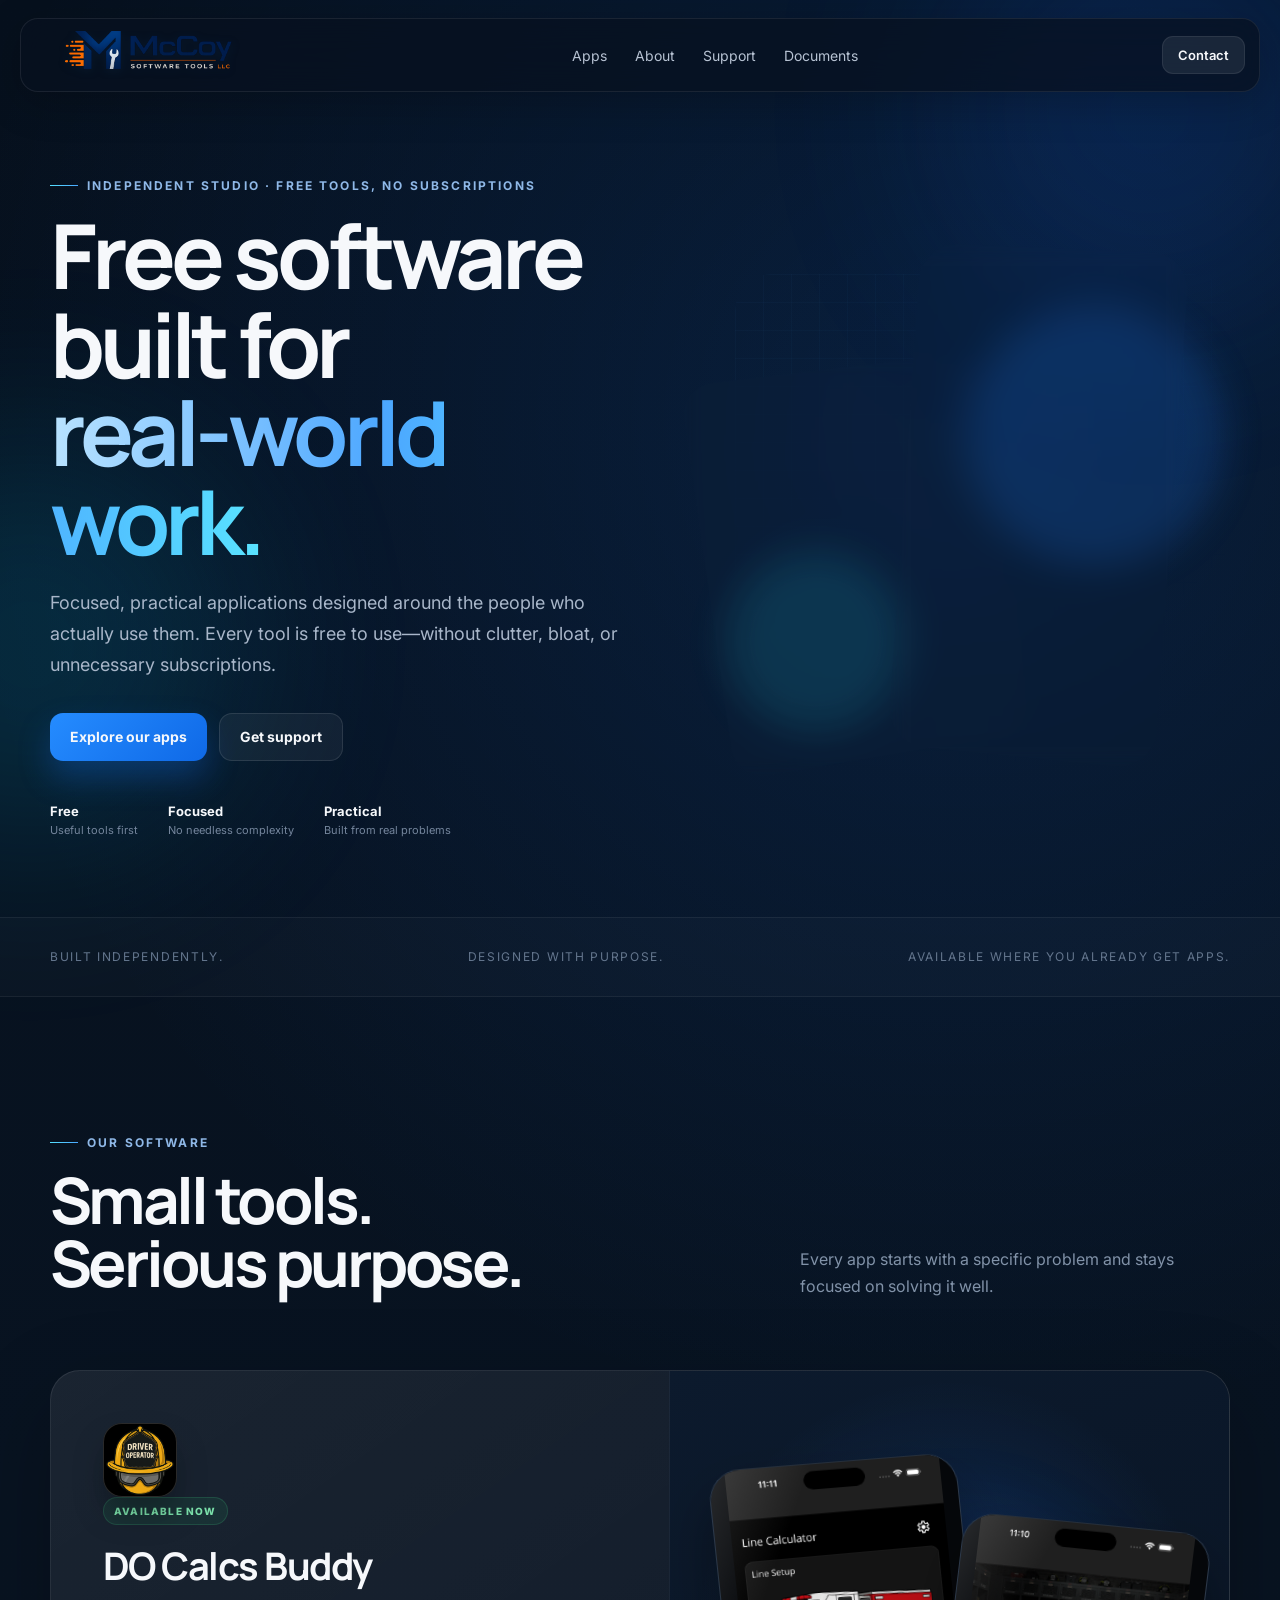
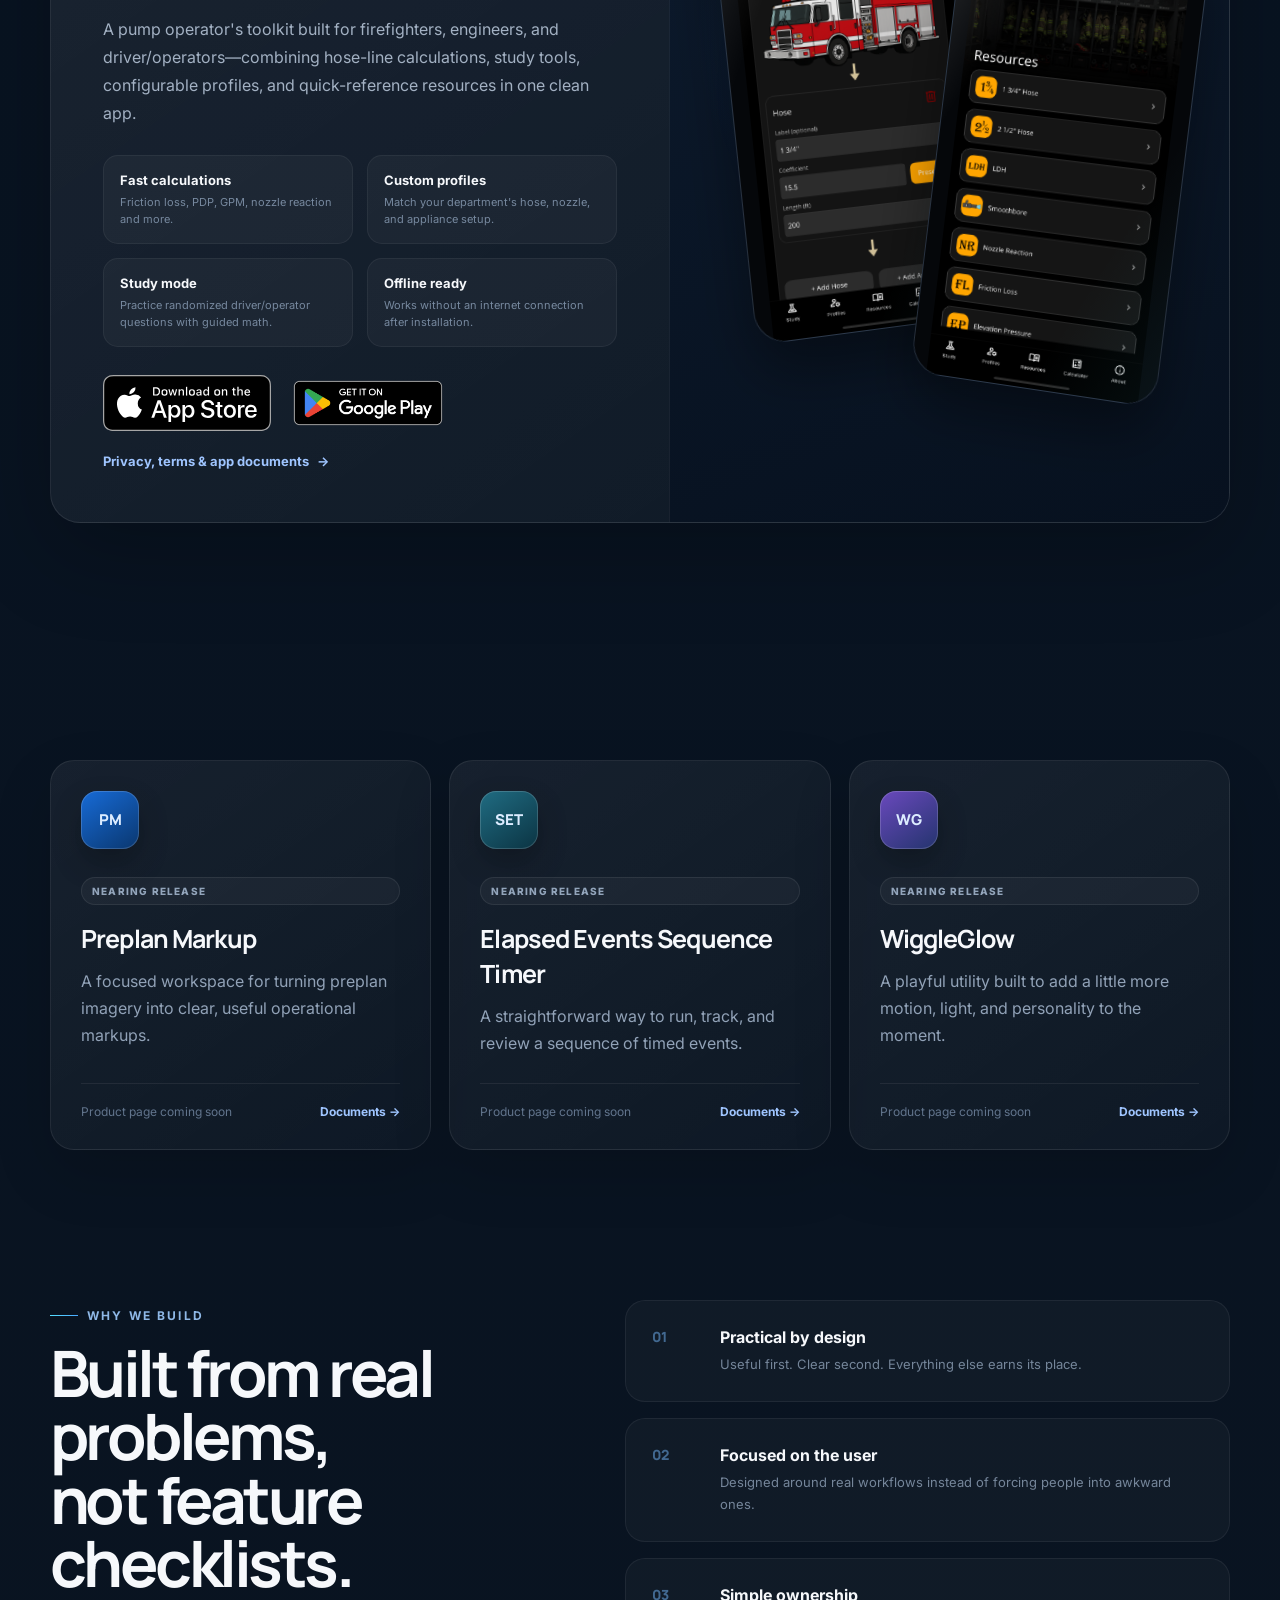
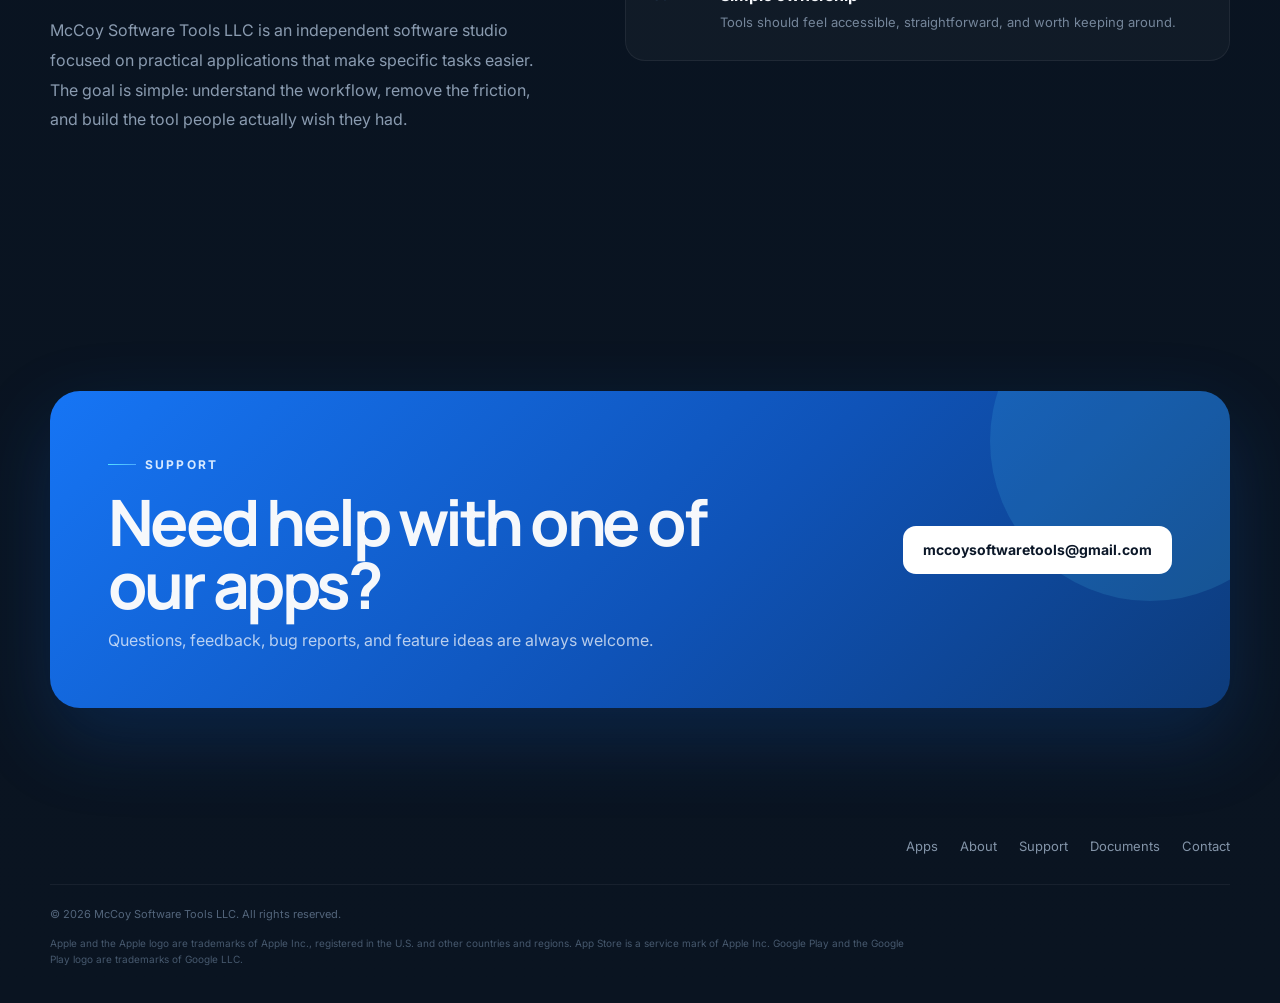
<file: index.html>
<!DOCTYPE html>
<html lang="en">
<head>
  <meta charset="UTF-8" />
  <meta name="viewport" content="width=device-width, initial-scale=1.0" />
  <meta name="description" content="McCoy Software Tools LLC builds practical, focused software for real-world workflows." />
  <title>McCoy Software Tools LLC</title>
  <link rel="preconnect" href="https://fonts.googleapis.com">
  <link rel="preconnect" href="https://fonts.gstatic.com" crossorigin>
  <link href="https://fonts.googleapis.com/css2?family=Inter:wght@400;500;600;700;800&family=Manrope:wght@600;700;800&display=swap" rel="stylesheet">
  <link rel="stylesheet" href="styles.css" />
  <meta name="google-site-verification" content="juE2A64pjcmcAAp-AfO-YpGSB-ujigz7dlphRRoeHZo" />
</head>
<body>
  <div class="ambient ambient-one"></div>
  <div class="ambient ambient-two"></div>

  <header class="site-header">
    <a class="header-logo" href="#top" aria-label="McCoy Software Tools home">
      <img src="images/logo_transparent.png" alt="McCoy Software Tools LLC" />
    </a>

    <nav class="nav" aria-label="Primary navigation">
      <a href="#apps">Apps</a>
      <a href="#about">About</a>
      <a href="#support">Support</a>
      <a href="documents/">Documents</a>
    </nav>

    <a class="nav-cta" href="mailto:mccoysoftwaretools@gmail.com">Contact</a>
  </header>

  <main id="top">
    <section class="hero shell">
      <div class="hero-copy reveal">
        <div class="eyebrow"><span></span> Independent studio · Free tools, no subscriptions</div>
        <h1>Free software built for<br><em>real-world work.</em></h1>
        <p>
          Focused, practical applications designed around the people who actually use them. Every tool is free to use—without clutter, bloat, or unnecessary subscriptions.
        </p>
        <div class="hero-actions">
          <a class="button primary" href="#apps">Explore our apps</a>
          <a class="button secondary" href="mailto:mccoysoftwaretools@gmail.com">Get support</a>
        </div>
        <div class="hero-proof">
          <div><strong>Free</strong><span>Useful tools first</span></div>
          <div><strong>Focused</strong><span>No needless complexity</span></div>
          <div><strong>Practical</strong><span>Built from real problems</span></div>
        </div>
      </div>

      <div class="hero-visual reveal delayed" aria-hidden="true">
        <div class="blueprint-grid"></div>
        <div class="orb orb-a"></div>
        <div class="orb orb-b"></div>
        <div class="device device-back">
          <img src="images/004.png" alt="" />
        </div>
        <div class="device device-front">
          <img src="images/005.png" alt="" />
        </div>
      </div>
    </section>

    <section class="trust-strip">
      <div class="shell trust-inner">
        <span>Built independently.</span>
        <span>Designed with purpose.</span>
        <span>Available where you already get apps.</span>
      </div>
    </section>

    <section class="section shell" id="apps">
      <div class="section-heading reveal">
        <div>
          <div class="eyebrow"><span></span> Our software</div>
          <h2>Small tools.<br>Serious purpose.</h2>
        </div>
        <p>Every app starts with a specific problem and stays focused on solving it well.</p>
      </div>

      <article class="app-card reveal">
        <div class="app-copy">
          <div class="app-icon" aria-hidden="true">
            <img src="images/appiconfg.png" alt="" />
          </div>
          <div class="app-title-row">
            <div>
              <span class="status-pill">Available now</span>
              <h3>DO Calcs Buddy</h3>
            </div>
          </div>
          <p class="app-lead">
            A pump operator's toolkit built for firefighters, engineers, and driver/operators—combining hose-line calculations, study tools, configurable profiles, and quick-reference resources in one clean app.
          </p>

          <div class="feature-grid">
            <div><strong>Fast calculations</strong><span>Friction loss, PDP, GPM, nozzle reaction and more.</span></div>
            <div><strong>Custom profiles</strong><span>Match your department's hose, nozzle, and appliance setup.</span></div>
            <div><strong>Study mode</strong><span>Practice randomized driver/operator questions with guided math.</span></div>
            <div><strong>Offline ready</strong><span>Works without an internet connection after installation.</span></div>
          </div>

          <div class="store-row">
            <a class="store-badge apple" href="https://apps.apple.com/us/app/do-calcs-buddy/id6749918102" target="_blank" rel="noopener noreferrer" aria-label="Download DO Calcs Buddy on the App Store">
              <img src="images/download-on-app-store.svg" alt="Download on the App Store" />
            </a>
            <a class="store-badge google" href="https://play.google.com/store/apps/details?id=com.mccoysoftwaretools.docalcsbuddy" target="_blank" rel="noopener noreferrer" aria-label="Get DO Calcs Buddy on Google Play">
              <img src="images/get-it-on-google-play.png" alt="Get it on Google Play" />
            </a>
          </div>
          <a class="document-link" href="documents/#do-calcs-buddy">Privacy, terms &amp; app documents <span aria-hidden="true">&rarr;</span></a>
        </div>

        <div class="app-showcase" aria-hidden="true">
          <div class="showcase-glow"></div>
          <div class="screen screen-one">
            <img src="images/001.png" alt="" />
          </div>
          <div class="screen screen-two">
            <img src="images/007.png" alt="" />
          </div>
        </div>
      </article>

      <div class="upcoming-heading reveal">
        <div class="eyebrow"><span></span> Coming next</div>
        <h3>More focused tools, nearly ready.</h3>
        <p>Each product stays small, purposeful, and designed around the job it needs to do.</p>
      </div>

      <div class="upcoming-grid">
        <article class="product-preview reveal">
          <div class="preview-mark" aria-hidden="true">PM</div>
          <span class="status-pill muted-pill">Nearing release</span>
          <h3>Preplan Markup</h3>
          <p>A focused workspace for turning preplan imagery into clear, useful operational markups.</p>
          <div class="preview-links"><span>Product page coming soon</span><a href="documents/#preplan-markup">Documents <span aria-hidden="true">&rarr;</span></a></div>
        </article>

        <article class="product-preview reveal delayed">
          <div class="preview-mark timer-mark" aria-hidden="true">SET</div>
          <span class="status-pill muted-pill">Nearing release</span>
          <h3>Elapsed Events Sequence Timer</h3>
          <p>A straightforward way to run, track, and review a sequence of timed events.</p>
          <div class="preview-links"><span>Product page coming soon</span><a href="documents/#sequential-event-timer">Documents <span aria-hidden="true">&rarr;</span></a></div>
        </article>

        <article class="product-preview reveal">
          <div class="preview-mark glow-mark" aria-hidden="true">WG</div>
          <span class="status-pill muted-pill">Nearing release</span>
          <h3>WiggleGlow</h3>
          <p>A playful utility built to add a little more motion, light, and personality to the moment.</p>
          <div class="preview-links"><span>Product page coming soon</span><a href="documents/#wiggleglow">Documents <span aria-hidden="true">&rarr;</span></a></div>
        </article>
      </div>
    </section>

    <section class="section shell" id="about">
      <div class="story-grid">
        <div class="story-copy reveal">
          <div class="eyebrow"><span></span> Why we build</div>
          <h2>Built from real problems,<br>not feature checklists.</h2>
          <p>
            McCoy Software Tools LLC is an independent software studio focused on practical applications that make specific tasks easier. The goal is simple: understand the workflow, remove the friction, and build the tool people actually wish they had.
          </p>
        </div>

        <div class="principles reveal delayed">
          <div class="principle"><span>01</span><div><strong>Practical by design</strong><p>Useful first. Clear second. Everything else earns its place.</p></div></div>
          <div class="principle"><span>02</span><div><strong>Focused on the user</strong><p>Designed around real workflows instead of forcing people into awkward ones.</p></div></div>
          <div class="principle"><span>03</span><div><strong>Simple ownership</strong><p>Tools should feel accessible, straightforward, and worth keeping around.</p></div></div>
        </div>
      </div>
    </section>

    <section class="section shell" id="support">
      <div class="support-card reveal">
        <div>
          <div class="eyebrow light"><span></span> Support</div>
          <h2>Need help with one of our apps?</h2>
          <p>Questions, feedback, bug reports, and feature ideas are always welcome.</p>
        </div>
        <a class="button white" href="mailto:mccoysoftwaretools@gmail.com">mccoysoftwaretools@gmail.com</a>
      </div>
    </section>
  </main>

  <footer class="site-footer shell">
    <div class="footer-links">
      <a href="#apps">Apps</a>
      <a href="#about">About</a>
      <a href="#support">Support</a>
      <a href="documents/">Documents</a>
      <a href="mailto:mccoysoftwaretools@gmail.com">Contact</a>
    </div>
    <div class="footer-bottom">© <span id="year"></span> McCoy Software Tools LLC. All rights reserved.</div>
    <p class="store-trademarks">Apple and the Apple logo are trademarks of Apple Inc., registered in the U.S. and other countries and regions. App Store is a service mark of Apple Inc. Google Play and the Google Play logo are trademarks of Google LLC.</p>
  </footer>

  <script src="script.js"></script>
</body>
</html>
</file>
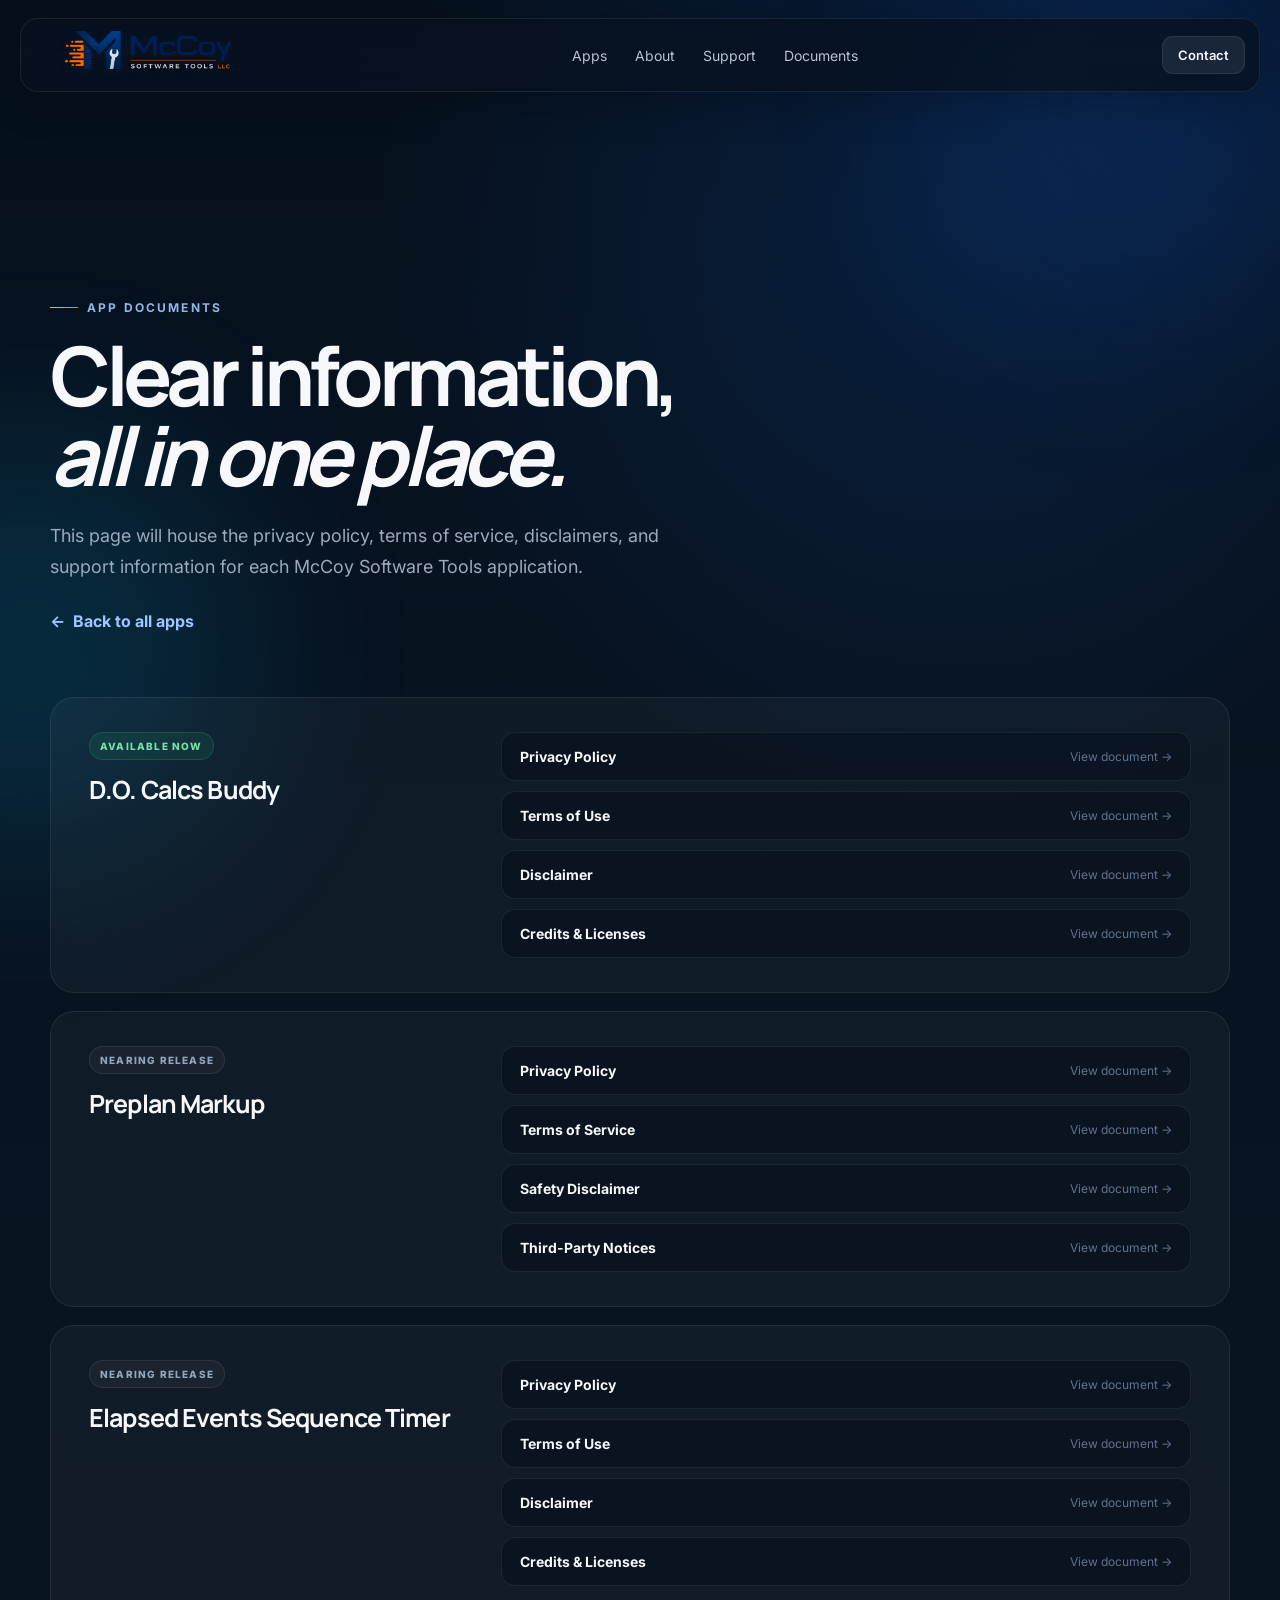
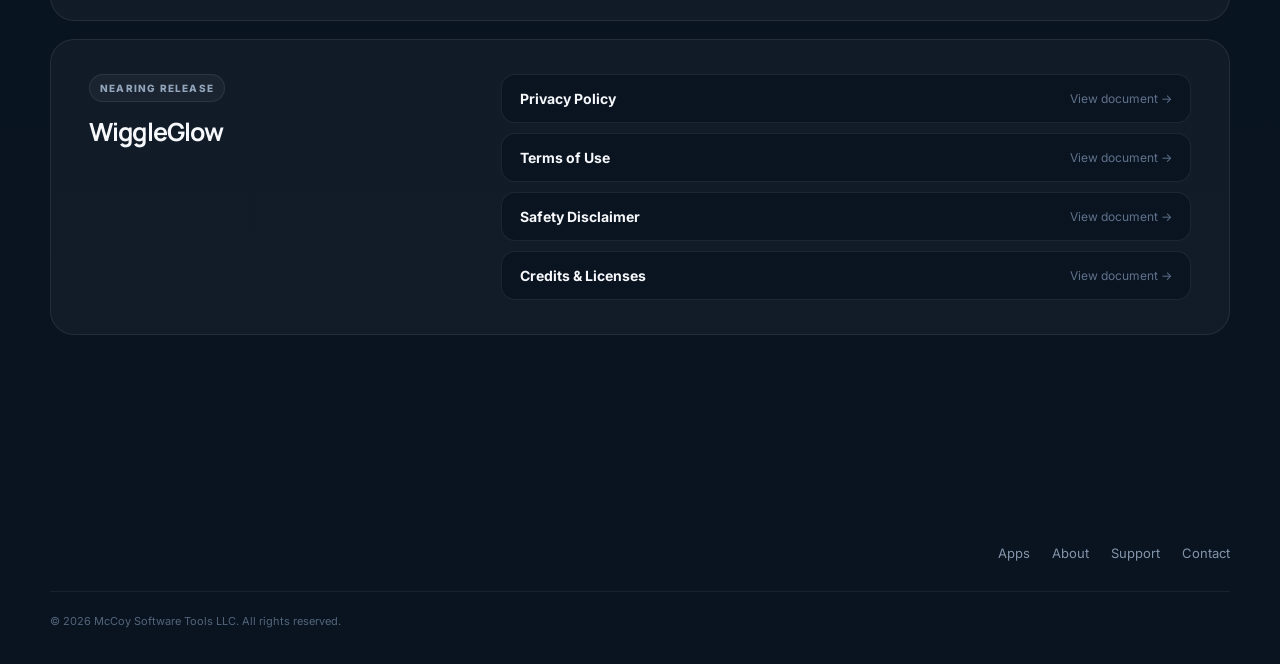
<file: documents/index.html>
<!DOCTYPE html>
<html lang="en">
<head>
  <meta charset="UTF-8" />
  <meta name="viewport" content="width=device-width, initial-scale=1.0" />
  <meta name="description" content="Privacy policies, terms, disclaimers, and support documents for McCoy Software Tools applications." />
  <title>App Documents | McCoy Software Tools LLC</title>
  <link rel="preconnect" href="https://fonts.googleapis.com">
  <link rel="preconnect" href="https://fonts.gstatic.com" crossorigin>
  <link href="https://fonts.googleapis.com/css2?family=Inter:wght@400;500;600;700;800&family=Manrope:wght@600;700;800&display=swap" rel="stylesheet">
  <link rel="stylesheet" href="../styles.css" />
</head>
<body>
  <div class="ambient ambient-one"></div><div class="ambient ambient-two"></div>
  <header class="site-header">
    <a class="header-logo" href="../" aria-label="McCoy Software Tools home"><img src="../images/logo_transparent.png" alt="McCoy Software Tools LLC" /></a>
    <nav class="nav" aria-label="Primary navigation"><a href="../#apps">Apps</a><a href="../#about">About</a><a href="../#support">Support</a><a href="./" aria-current="page">Documents</a></nav>
    <a class="nav-cta" href="mailto:mccoysoftwaretools@gmail.com">Contact</a>
  </header>
  <main class="documents-main">
    <section class="documents-hero shell">
      <div class="eyebrow"><span></span> App documents</div>
      <h1>Clear information,<br><em>all in one place.</em></h1>
      <p>This page will house the privacy policy, terms of service, disclaimers, and support information for each McCoy Software Tools application.</p>
      <a class="back-link" href="../#apps"><span aria-hidden="true">&larr;</span> Back to all apps</a>
    </section>
    <section class="document-list shell" aria-label="Application documents">
      <article class="document-group" id="do-calcs-buddy"><div><span class="status-pill">Available now</span><h2>D.O. Calcs Buddy</h2></div><div class="document-items"><a class="document-item" href="do-calcs-buddy/#privacy"><strong>Privacy Policy</strong><span>View document &rarr;</span></a><a class="document-item" href="do-calcs-buddy/#terms"><strong>Terms of Use</strong><span>View document &rarr;</span></a><a class="document-item" href="do-calcs-buddy/#disclaimer"><strong>Disclaimer</strong><span>View document &rarr;</span></a><a class="document-item" href="do-calcs-buddy/#credits"><strong>Credits &amp; Licenses</strong><span>View document &rarr;</span></a></div></article>
      <article class="document-group" id="preplan-markup"><div><span class="status-pill muted-pill">Nearing release</span><h2>Preplan Markup</h2></div><div class="document-items"><a class="document-item" href="preplan-markup/#privacy"><strong>Privacy Policy</strong><span>View document &rarr;</span></a><a class="document-item" href="preplan-markup/#terms"><strong>Terms of Service</strong><span>View document &rarr;</span></a><a class="document-item" href="preplan-markup/#disclaimer"><strong>Safety Disclaimer</strong><span>View document &rarr;</span></a><a class="document-item" href="preplan-markup/#credits"><strong>Third-Party Notices</strong><span>View document &rarr;</span></a></div></article>
      <article class="document-group" id="sequential-event-timer"><div><span class="status-pill muted-pill">Nearing release</span><h2>Elapsed Events Sequence Timer</h2></div><div class="document-items"><a class="document-item" href="sequential-event-timer/#privacy"><strong>Privacy Policy</strong><span>View document &rarr;</span></a><a class="document-item" href="sequential-event-timer/#terms"><strong>Terms of Use</strong><span>View document &rarr;</span></a><a class="document-item" href="sequential-event-timer/#disclaimer"><strong>Disclaimer</strong><span>View document &rarr;</span></a><a class="document-item" href="sequential-event-timer/#credits"><strong>Credits &amp; Licenses</strong><span>View document &rarr;</span></a></div></article>
      <article class="document-group" id="wiggleglow"><div><span class="status-pill muted-pill">Nearing release</span><h2>WiggleGlow</h2></div><div class="document-items"><a class="document-item" href="wiggleglow/#privacy"><strong>Privacy Policy</strong><span>View document &rarr;</span></a><a class="document-item" href="wiggleglow/#terms"><strong>Terms of Use</strong><span>View document &rarr;</span></a><a class="document-item" href="wiggleglow/#disclaimer"><strong>Safety Disclaimer</strong><span>View document &rarr;</span></a><a class="document-item" href="wiggleglow/#credits"><strong>Credits &amp; Licenses</strong><span>View document &rarr;</span></a></div></article>
    </section>
  </main>
  <footer class="site-footer shell"><div class="footer-links"><a href="../#apps">Apps</a><a href="../#about">About</a><a href="../#support">Support</a><a href="mailto:mccoysoftwaretools@gmail.com">Contact</a></div><div class="footer-bottom">© <span id="year"></span> McCoy Software Tools LLC. All rights reserved.</div></footer>
  <script src="../script.js"></script>
</body>
</html>
</file>
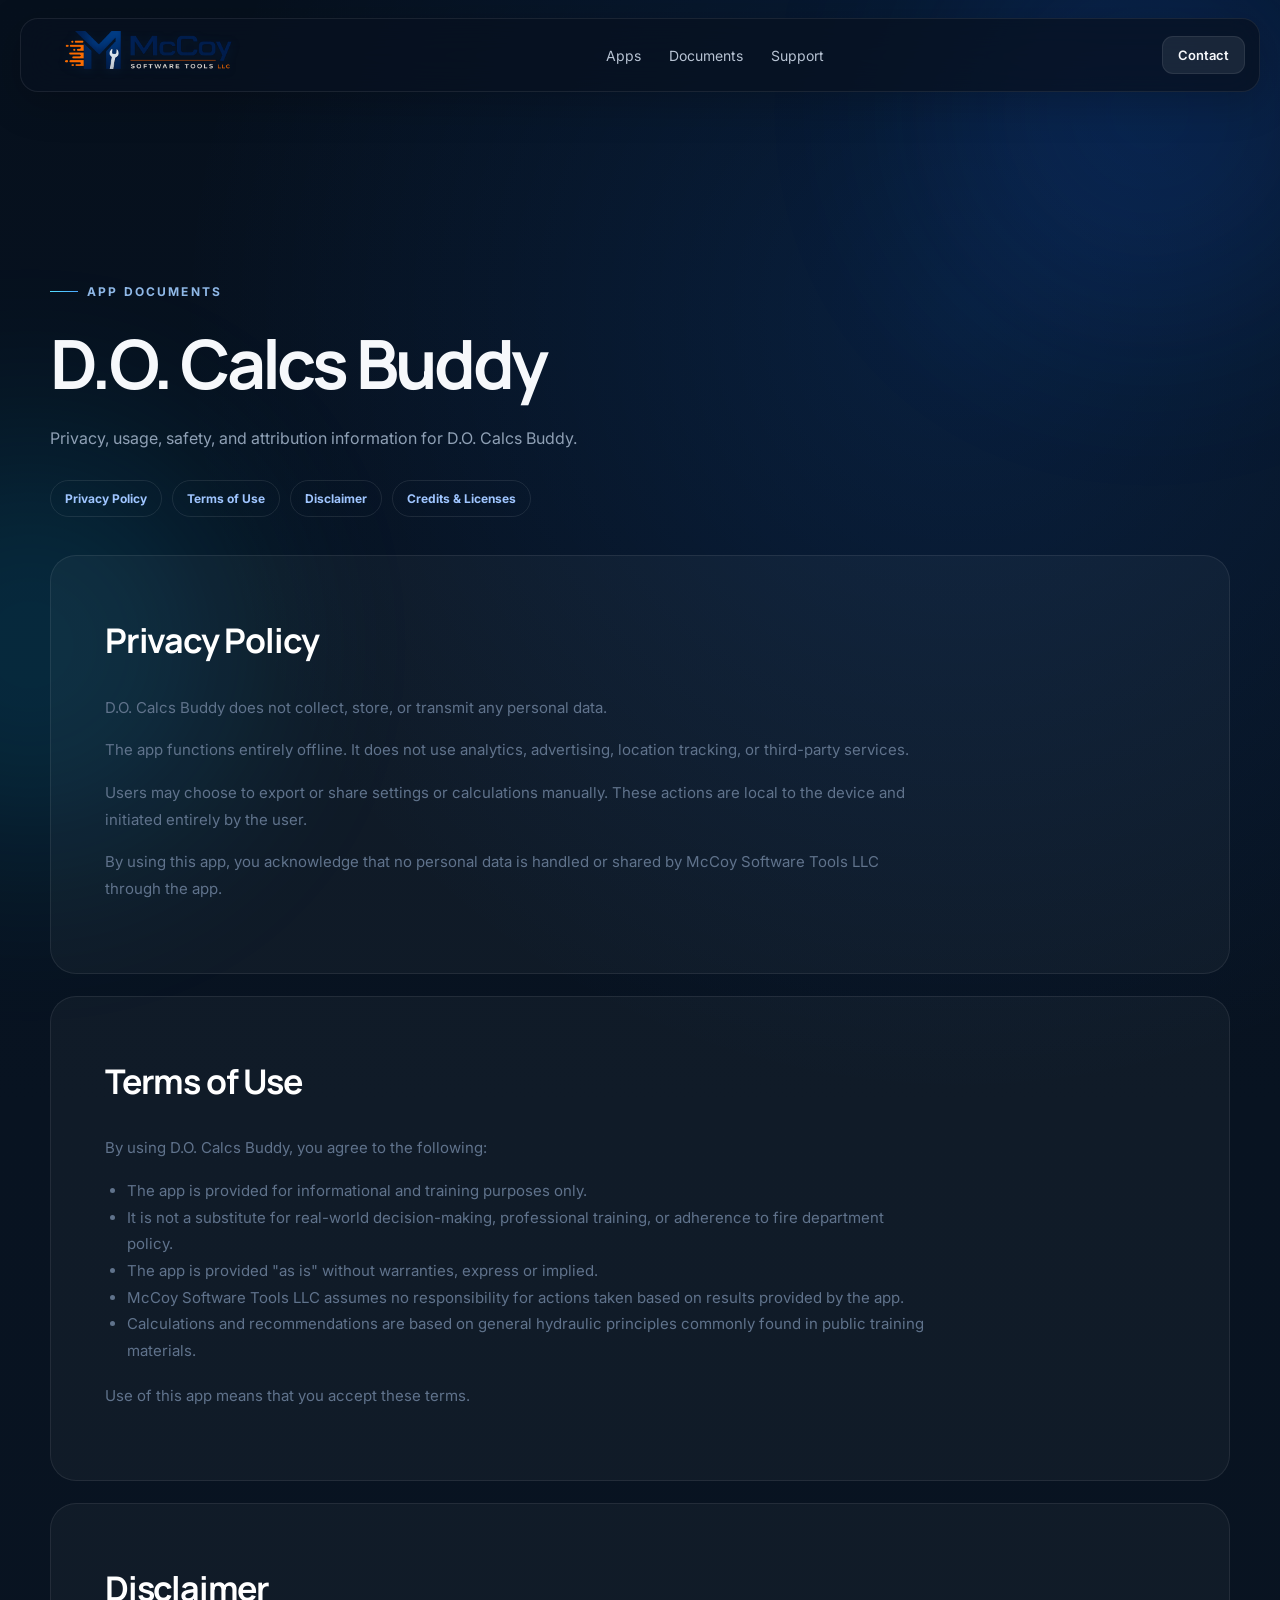
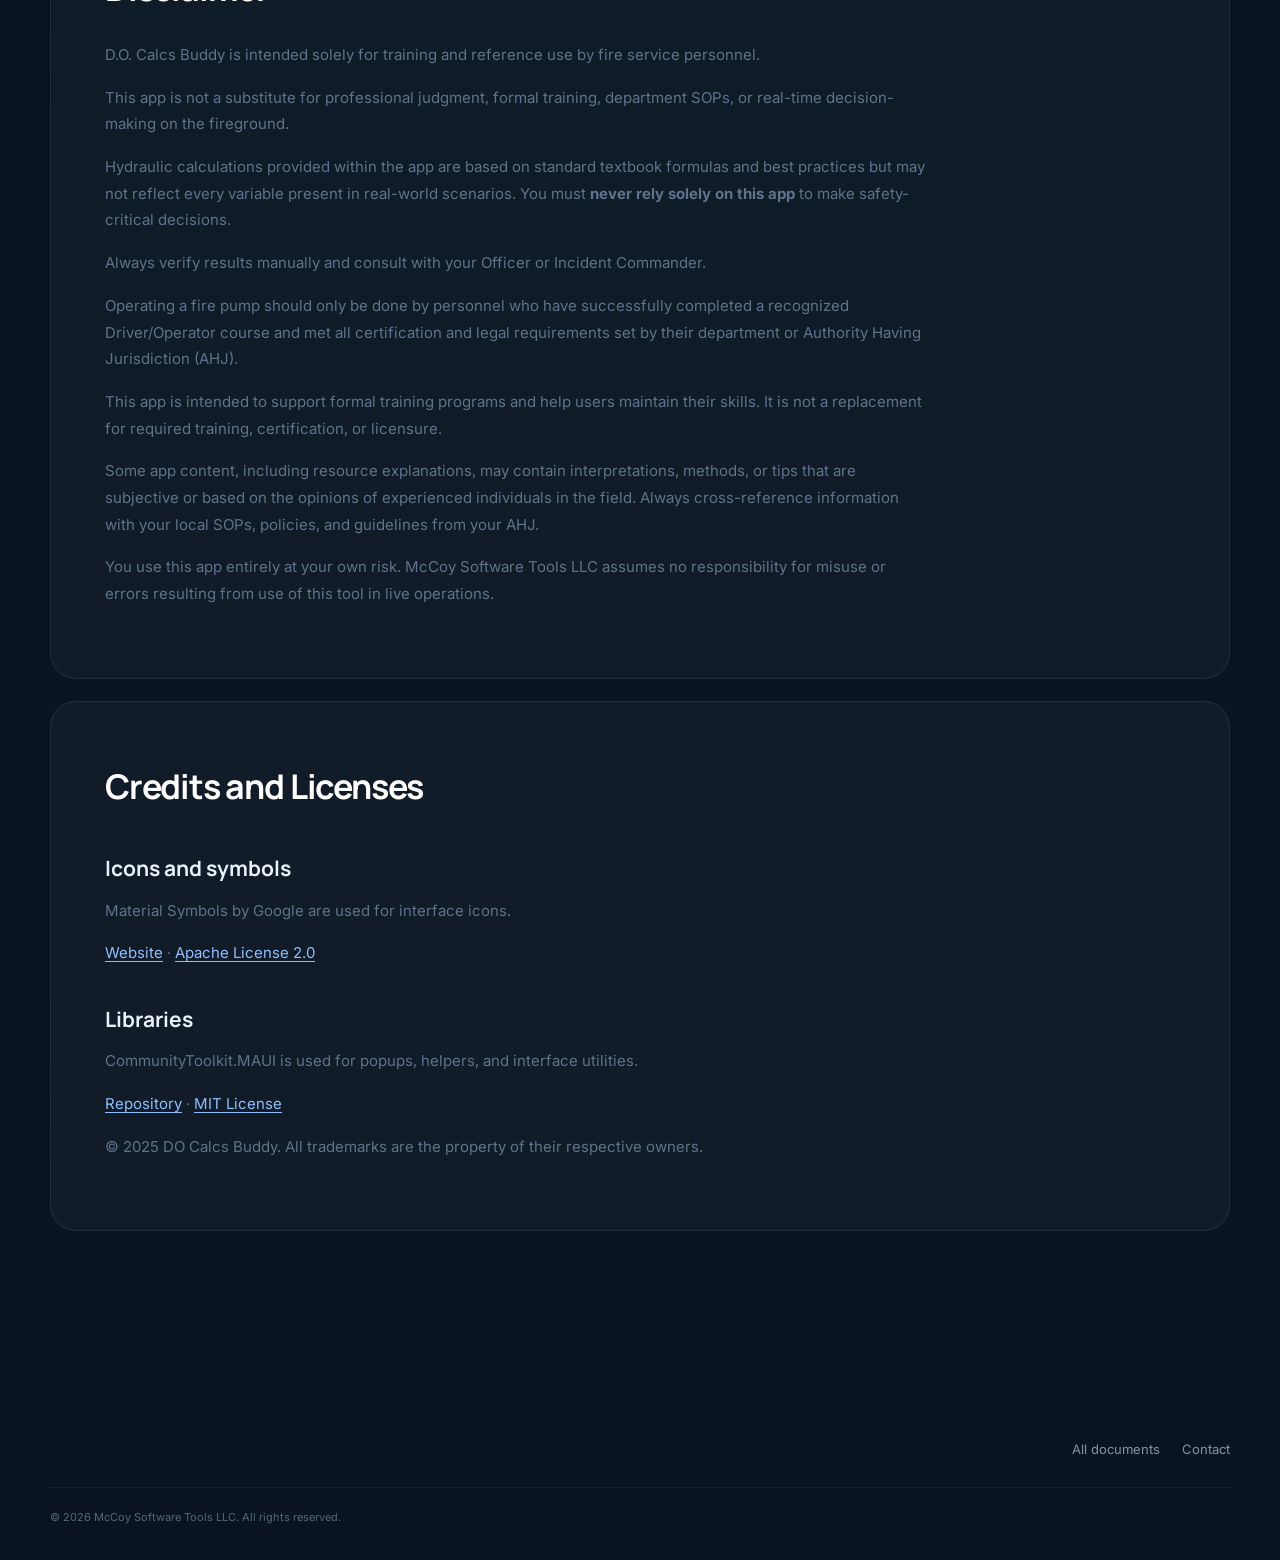
<file: documents/do-calcs-buddy/index.html>
<!DOCTYPE html><html lang="en"><head><meta charset="UTF-8"><meta name="viewport" content="width=device-width,initial-scale=1"><meta name="description" content="Legal documents for D.O. Calcs Buddy."><title>D.O. Calcs Buddy Documents | McCoy Software Tools LLC</title><link rel="preconnect" href="https://fonts.googleapis.com"><link rel="preconnect" href="https://fonts.gstatic.com" crossorigin><link href="https://fonts.googleapis.com/css2?family=Inter:wght@400;500;600;700;800&family=Manrope:wght@600;700;800&display=swap" rel="stylesheet"><link rel="stylesheet" href="../../styles.css"></head><body><div class="ambient ambient-one"></div><div class="ambient ambient-two"></div><header class="site-header"><a class="header-logo" href="../../" aria-label="McCoy Software Tools home"><img src="../../images/logo_transparent.png" alt="McCoy Software Tools LLC"></a><nav class="nav" aria-label="Primary navigation"><a href="../../#apps">Apps</a><a href="../">Documents</a><a href="../../#support">Support</a></nav><a class="nav-cta" href="mailto:mccoysoftwaretools@gmail.com">Contact</a></header><main class="legal-page"><section class="legal-page-header shell"><div class="eyebrow"><span></span> App documents</div><h1>D.O. Calcs Buddy</h1><p>Privacy, usage, safety, and attribution information for D.O. Calcs Buddy.</p><div class="legal-toc"><a href="#privacy">Privacy Policy</a><a href="#terms">Terms of Use</a><a href="#disclaimer">Disclaimer</a><a href="#credits">Credits &amp; Licenses</a></div></section><section class="legal-documents shell"><article class="legal-document" id="privacy"><div class="legal-copy legal-loading" data-legal-source="PrivacyPolicy.md">Loading privacy policy…</div></article><article class="legal-document" id="terms"><div class="legal-copy legal-loading" data-legal-source="TermsOfUse.md">Loading terms…</div></article><article class="legal-document" id="disclaimer"><div class="legal-copy legal-loading" data-legal-source="Disclaimer.md">Loading disclaimer…</div></article><article class="legal-document" id="credits"><div class="legal-copy legal-loading" data-legal-source="Credits.md">Loading credits…</div></article></section></main><footer class="site-footer shell"><div class="footer-links"><a href="../">All documents</a><a href="mailto:mccoysoftwaretools@gmail.com">Contact</a></div><div class="footer-bottom">© <span id="year"></span> McCoy Software Tools LLC. All rights reserved.</div></footer><script src="../app-documents.js"></script><script src="../../script.js"></script></body></html>
</file>
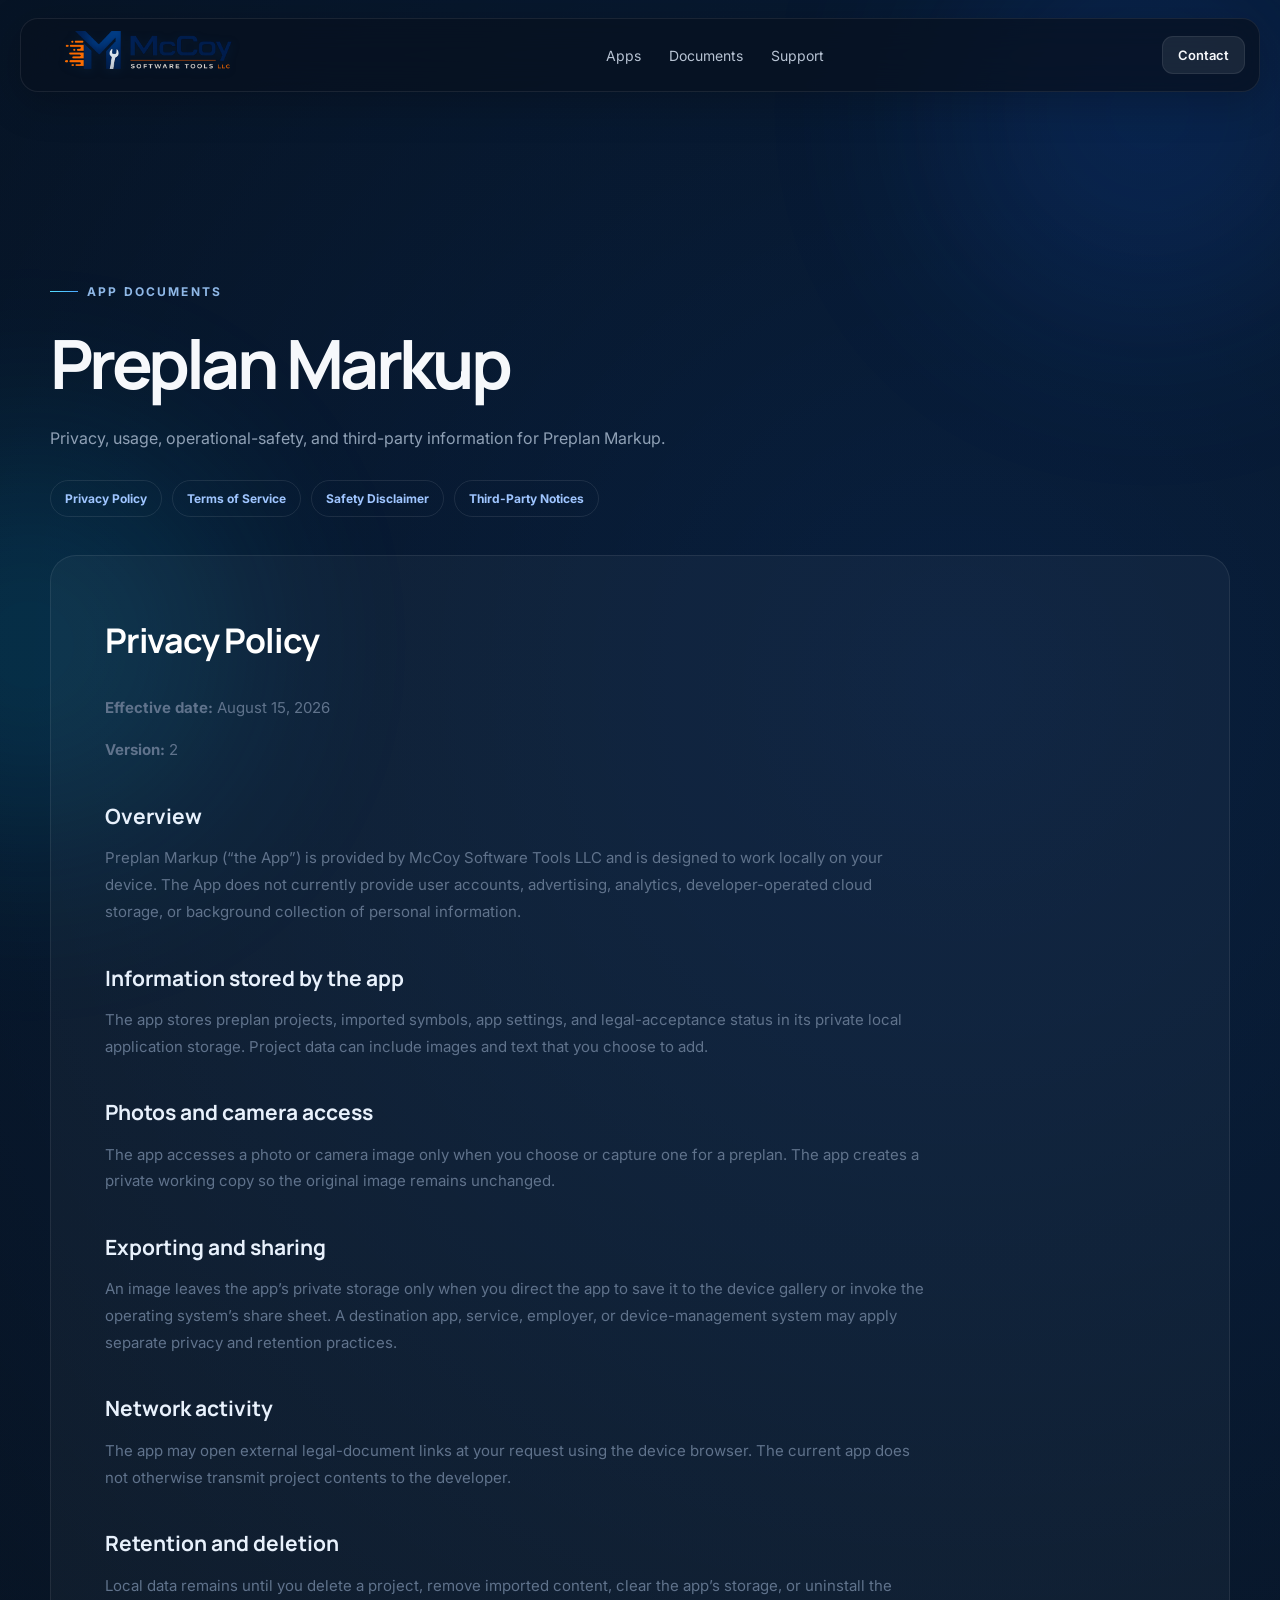
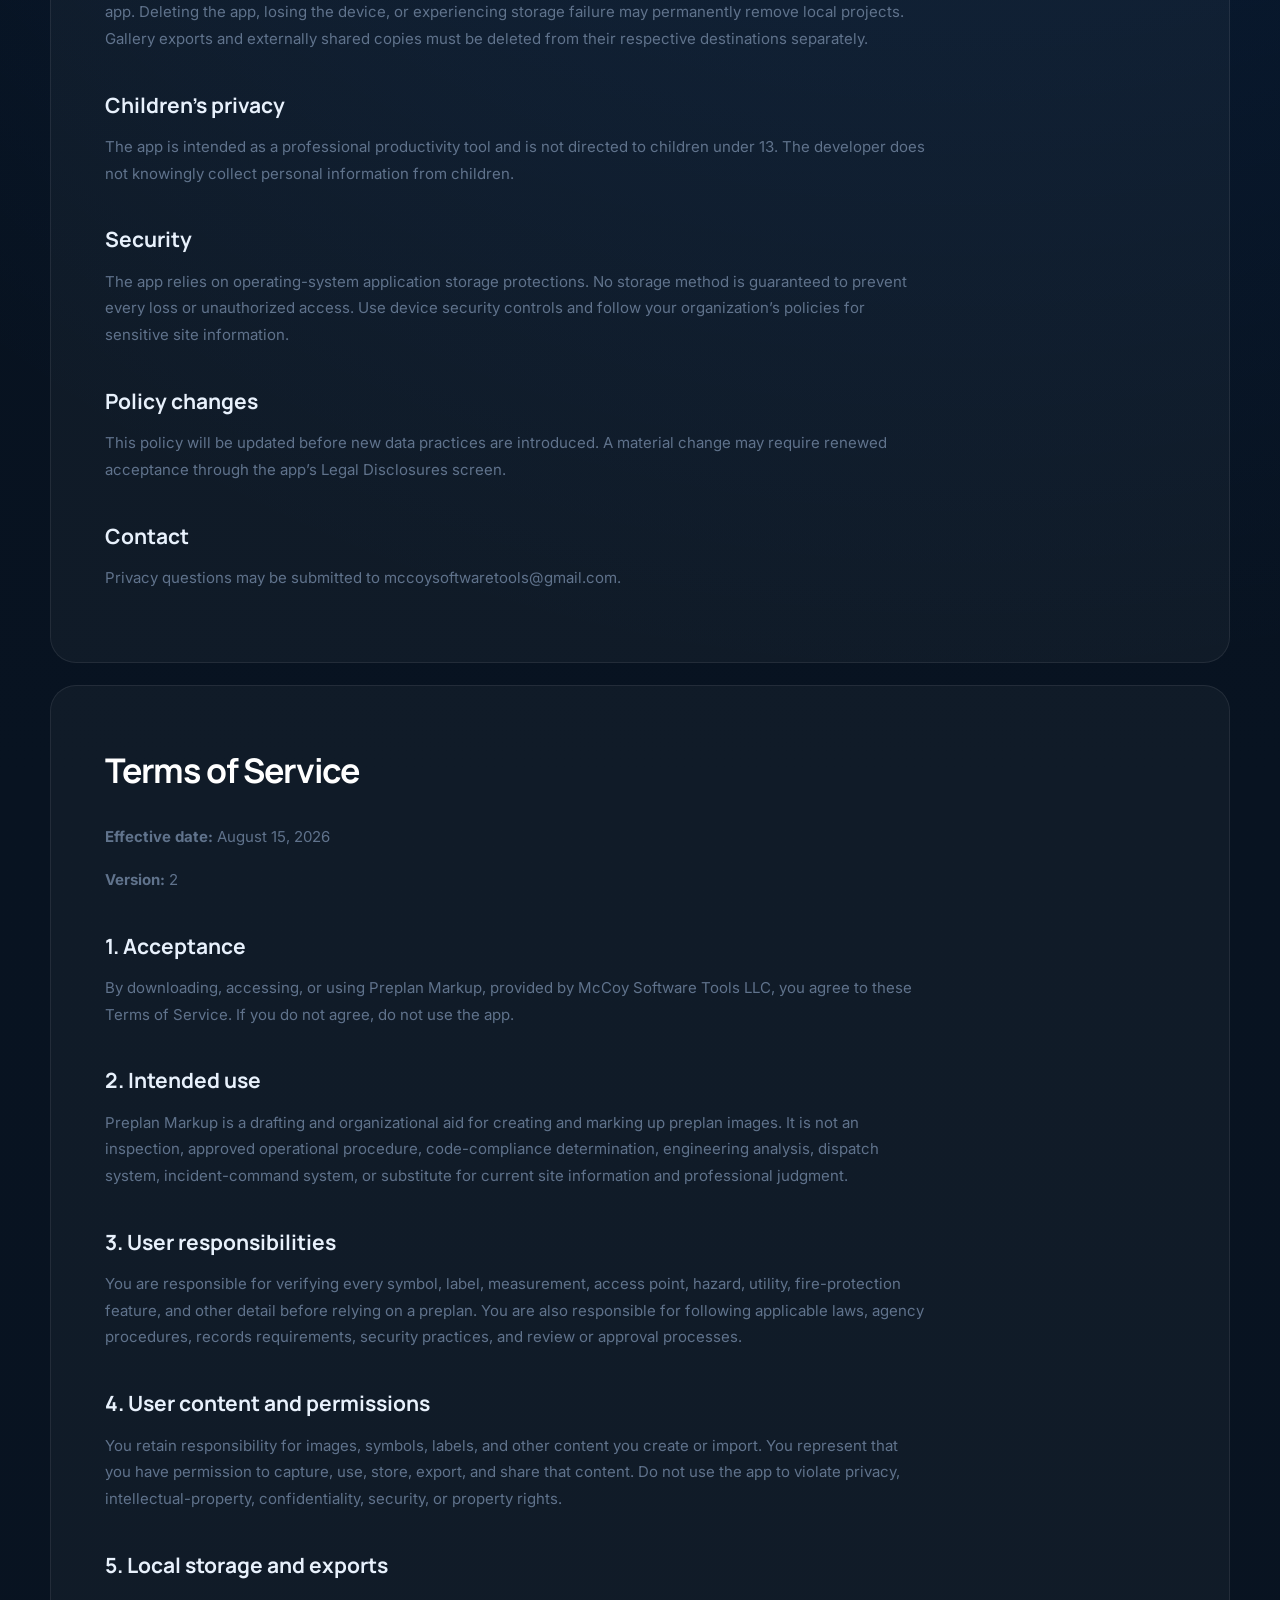
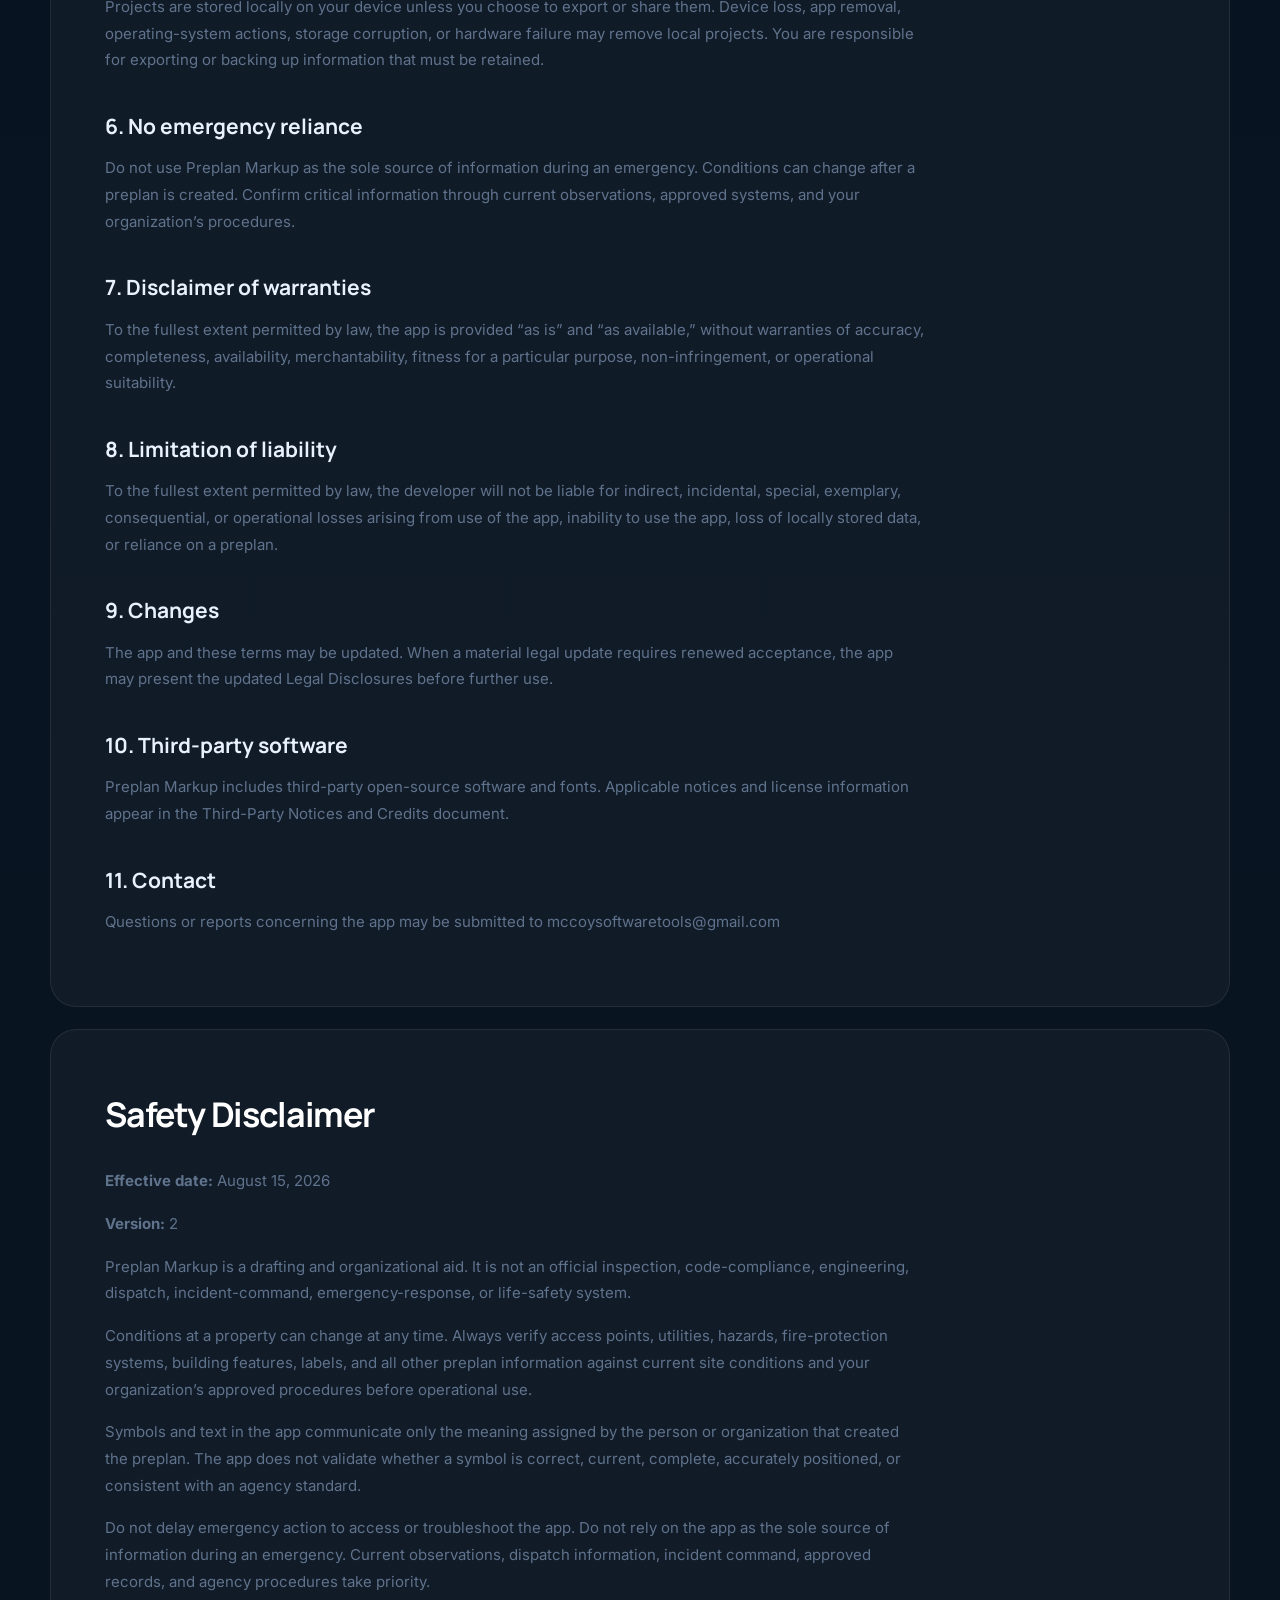
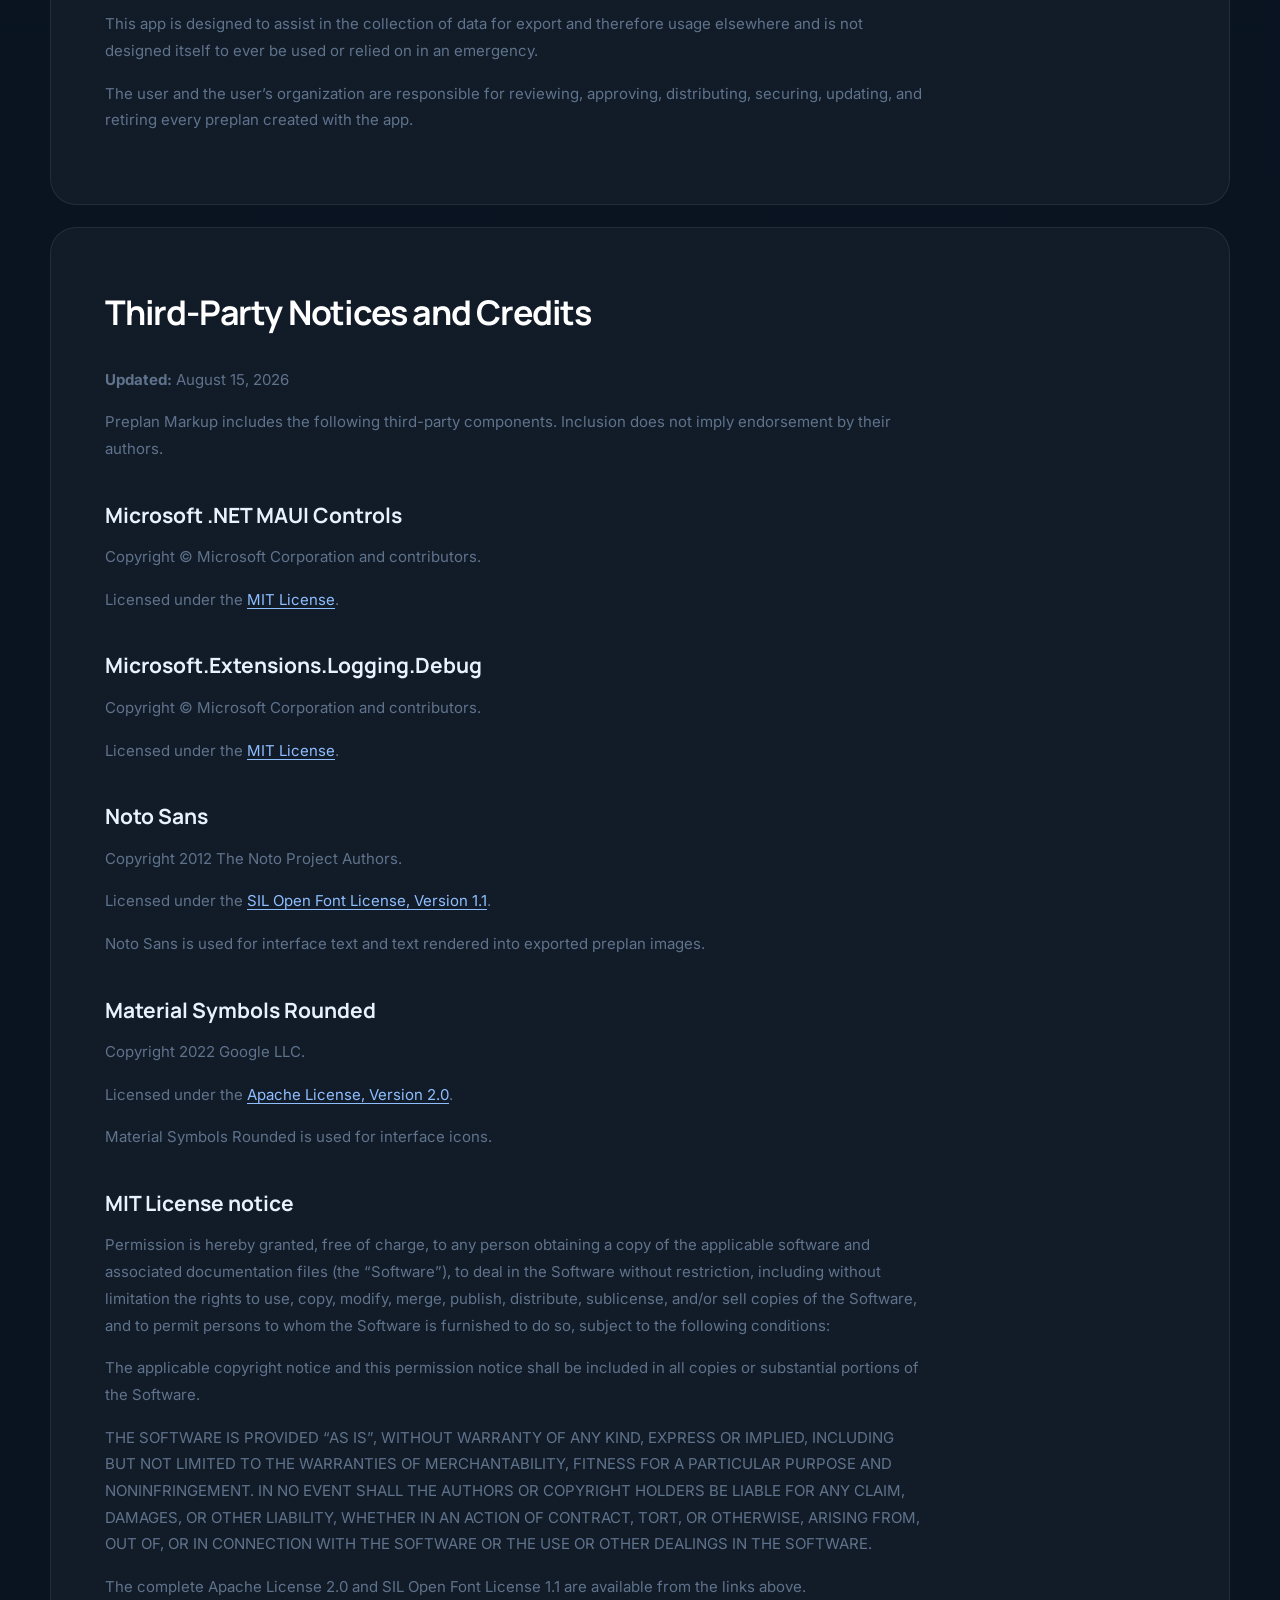
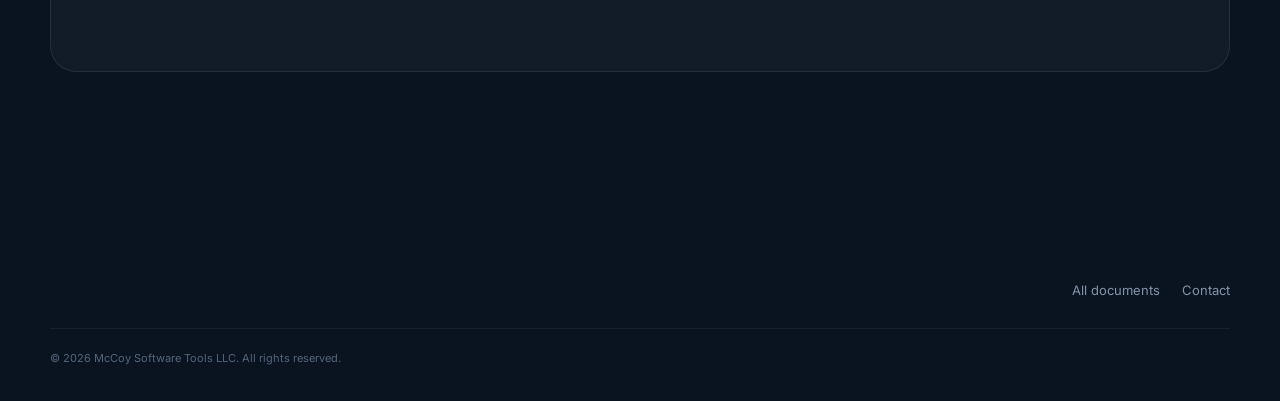
<file: documents/preplan-markup/index.html>
<!DOCTYPE html><html lang="en"><head><meta charset="UTF-8"><meta name="viewport" content="width=device-width,initial-scale=1"><meta name="description" content="Legal documents for Preplan Markup."><title>Preplan Markup Documents | McCoy Software Tools LLC</title><link rel="preconnect" href="https://fonts.googleapis.com"><link rel="preconnect" href="https://fonts.gstatic.com" crossorigin><link href="https://fonts.googleapis.com/css2?family=Inter:wght@400;500;600;700;800&family=Manrope:wght@600;700;800&display=swap" rel="stylesheet"><link rel="stylesheet" href="../../styles.css"></head><body><div class="ambient ambient-one"></div><div class="ambient ambient-two"></div><header class="site-header"><a class="header-logo" href="../../" aria-label="McCoy Software Tools home"><img src="../../images/logo_transparent.png" alt="McCoy Software Tools LLC"></a><nav class="nav" aria-label="Primary navigation"><a href="../../#apps">Apps</a><a href="../">Documents</a><a href="../../#support">Support</a></nav><a class="nav-cta" href="mailto:mccoysoftwaretools@gmail.com">Contact</a></header><main class="legal-page"><section class="legal-page-header shell"><div class="eyebrow"><span></span> App documents</div><h1>Preplan Markup</h1><p>Privacy, usage, operational-safety, and third-party information for Preplan Markup.</p><div class="legal-toc"><a href="#privacy">Privacy Policy</a><a href="#terms">Terms of Service</a><a href="#disclaimer">Safety Disclaimer</a><a href="#credits">Third-Party Notices</a></div></section><section class="legal-documents shell"><article class="legal-document" id="privacy"><div class="legal-copy legal-loading" data-legal-source="PrivacyPolicy.md">Loading privacy policy…</div></article><article class="legal-document" id="terms"><div class="legal-copy legal-loading" data-legal-source="TermsOfService.md">Loading terms…</div></article><article class="legal-document" id="disclaimer"><div class="legal-copy legal-loading" data-legal-source="SafetyDisclaimer.md">Loading disclaimer…</div></article><article class="legal-document" id="credits"><div class="legal-copy legal-loading" data-legal-source="ThirdPartyNotices.md">Loading notices…</div></article></section></main><footer class="site-footer shell"><div class="footer-links"><a href="../">All documents</a><a href="mailto:mccoysoftwaretools@gmail.com">Contact</a></div><div class="footer-bottom">© <span id="year"></span> McCoy Software Tools LLC. All rights reserved.</div></footer><script src="../app-documents.js"></script><script src="../../script.js"></script></body></html>
</file>
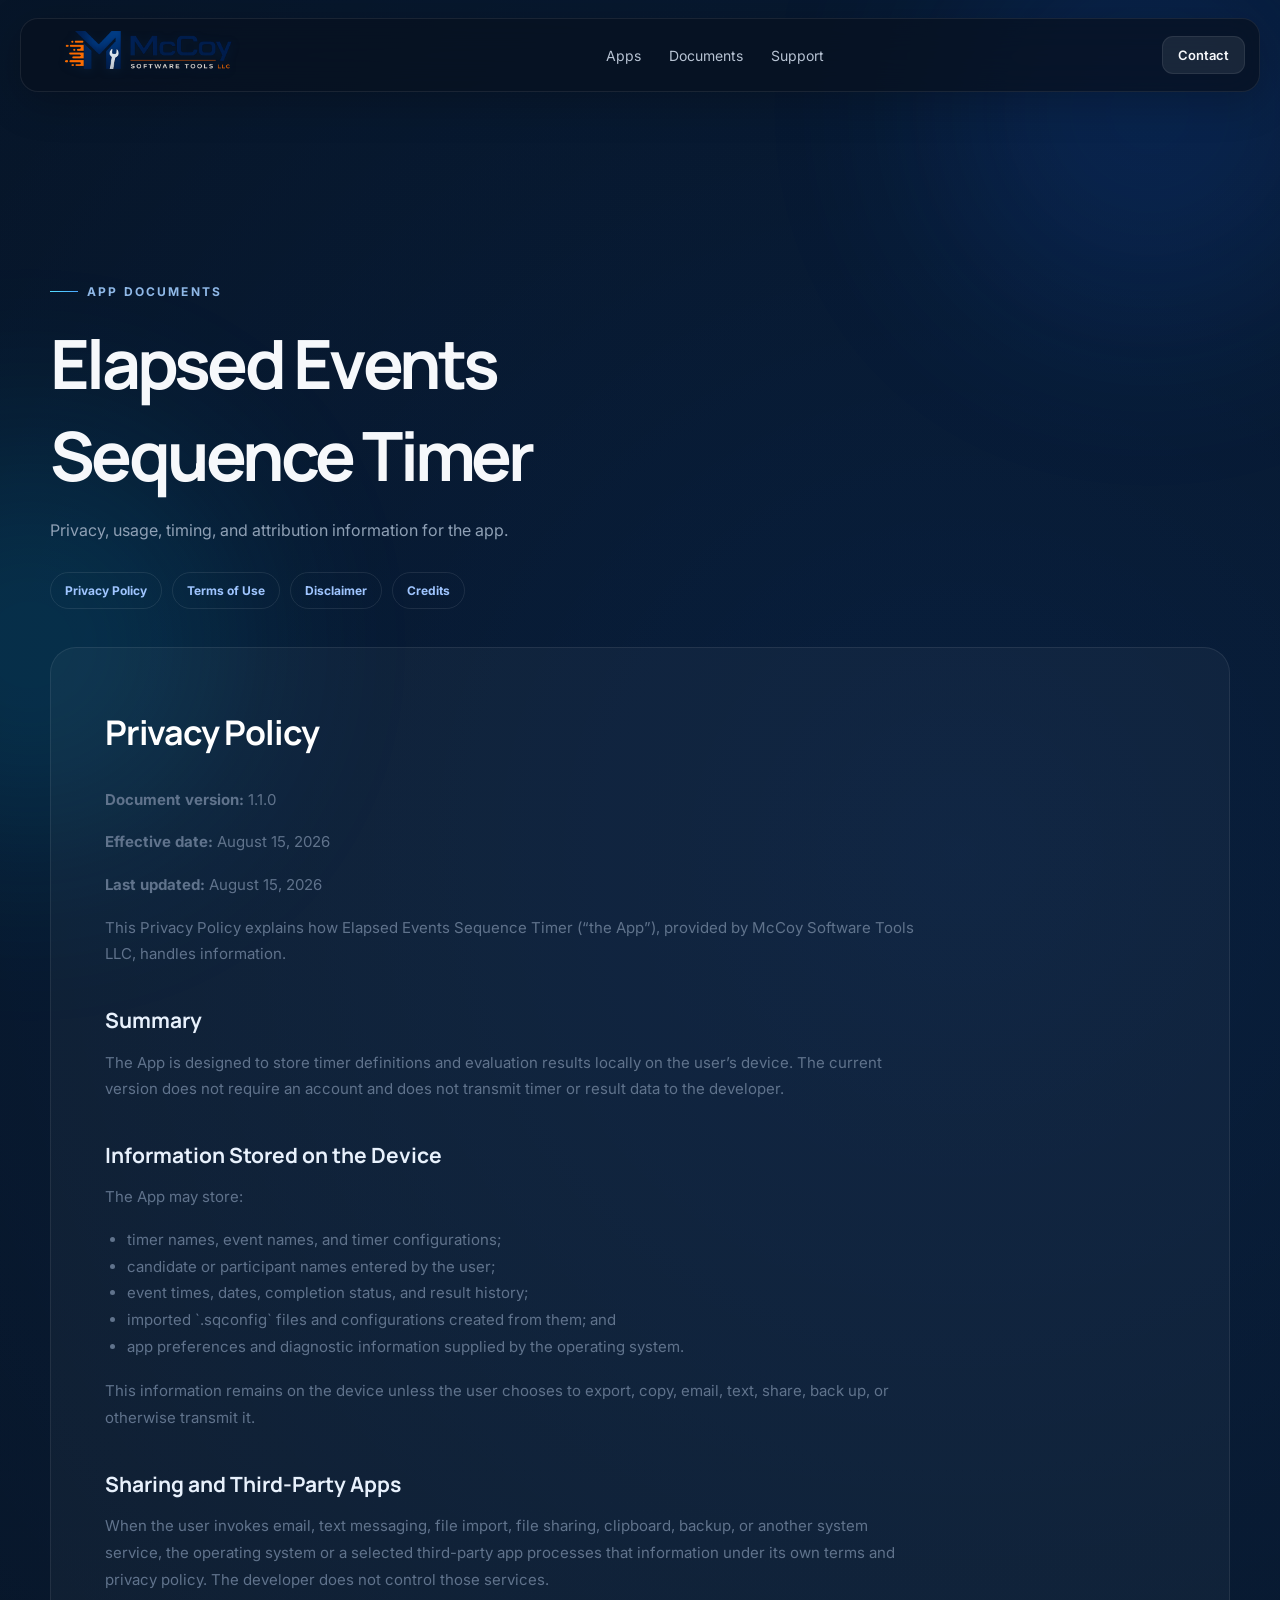
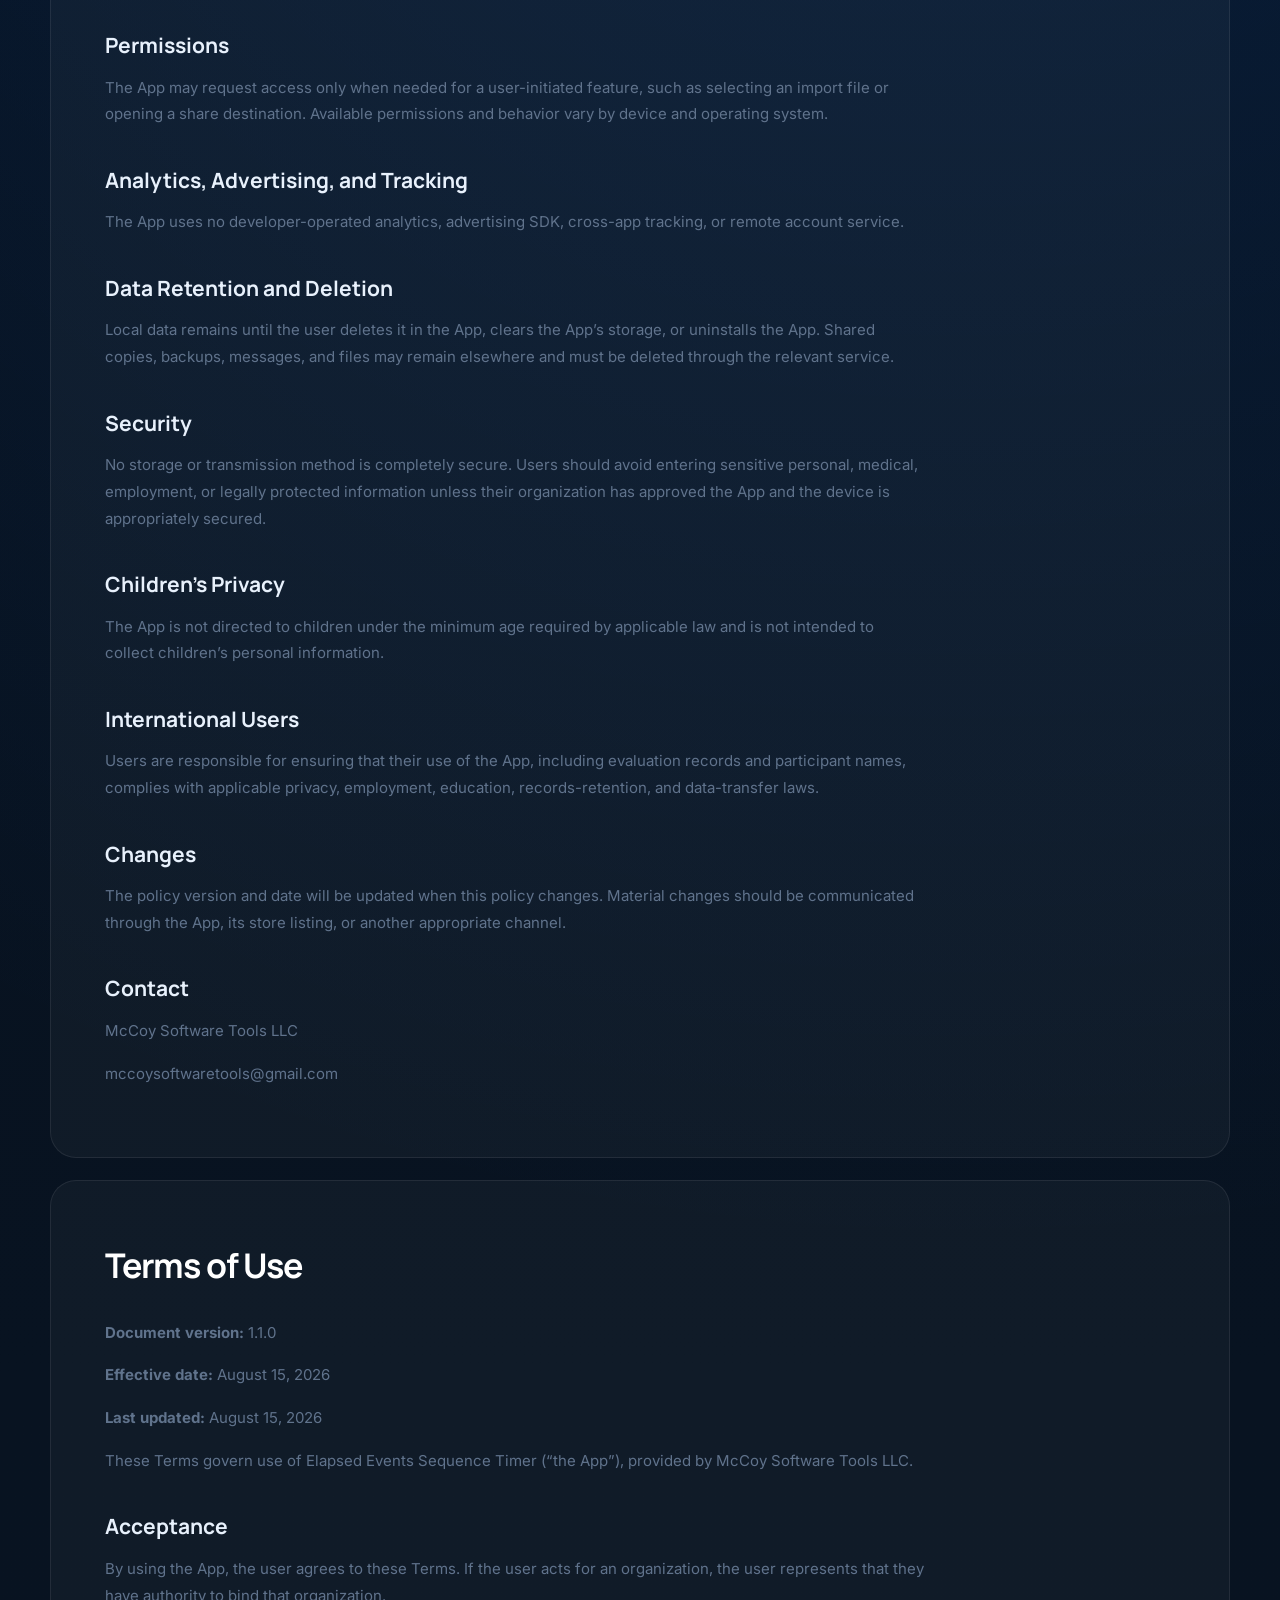
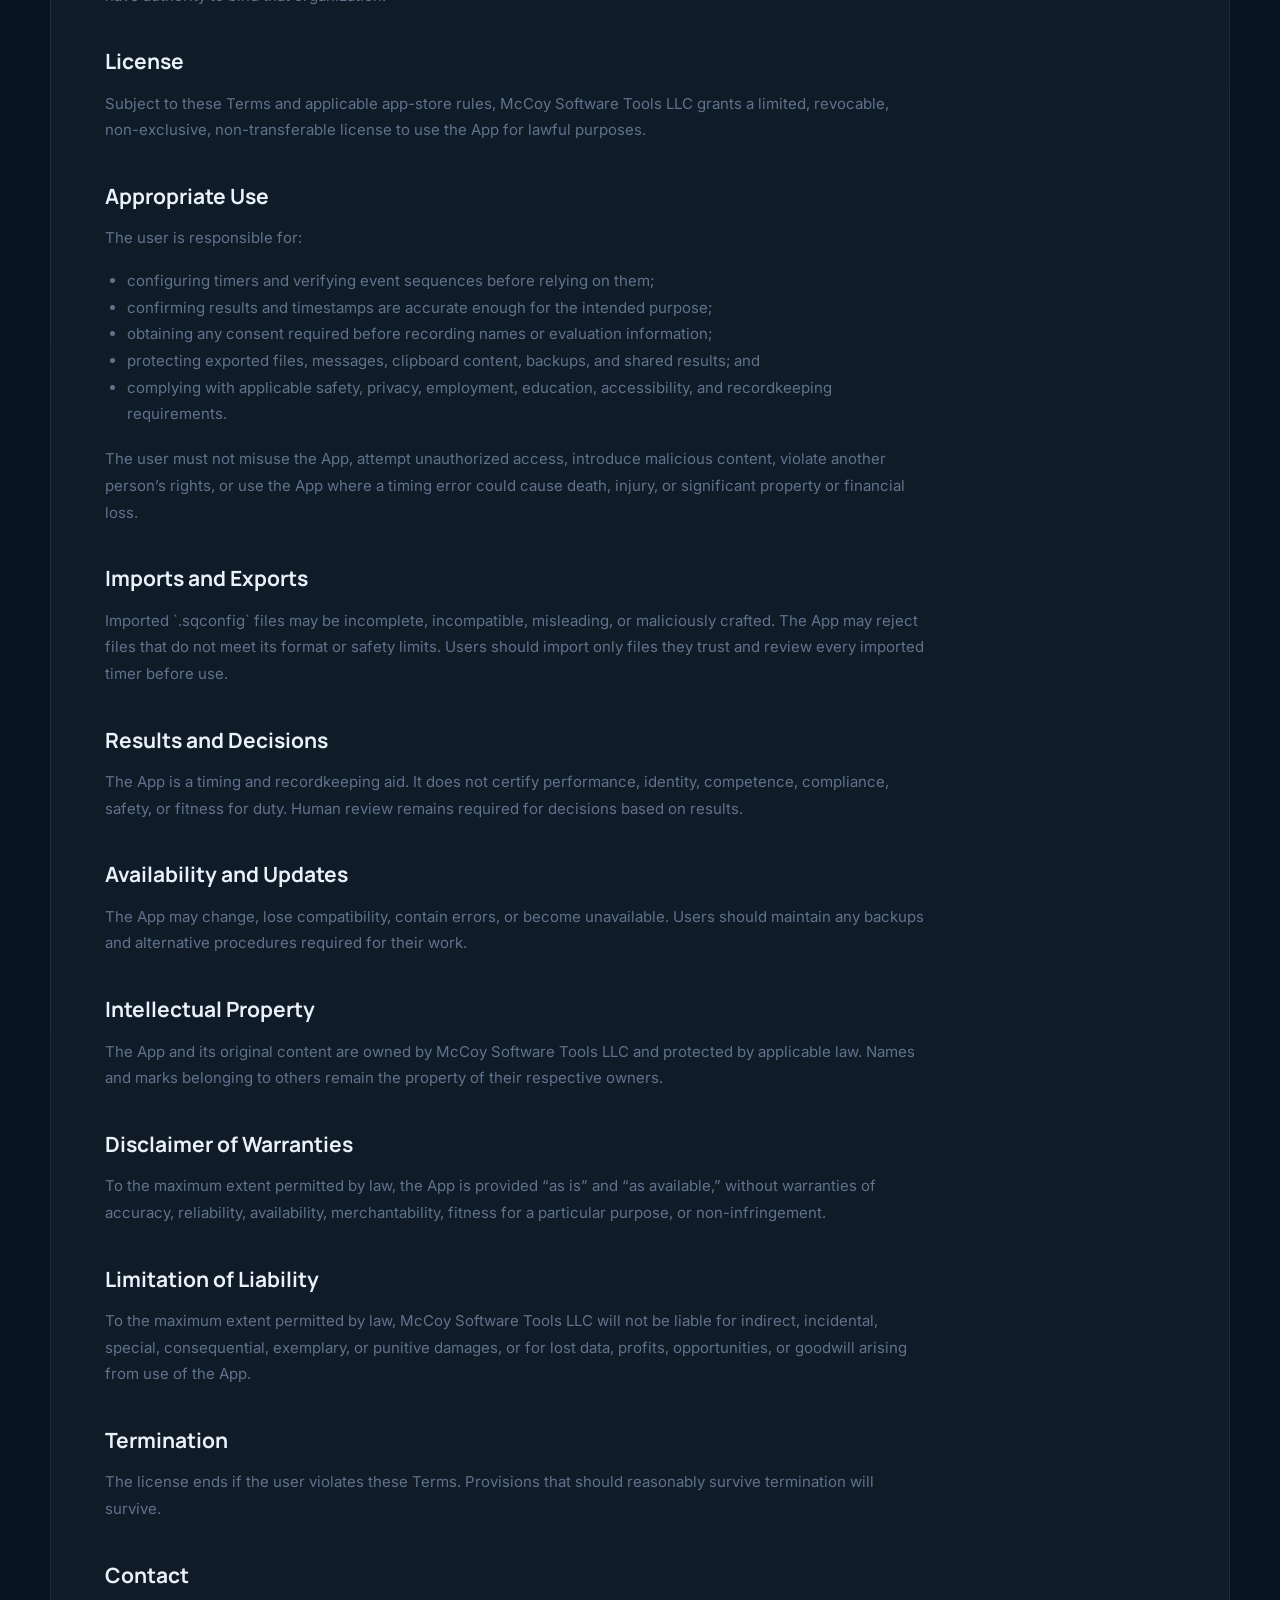
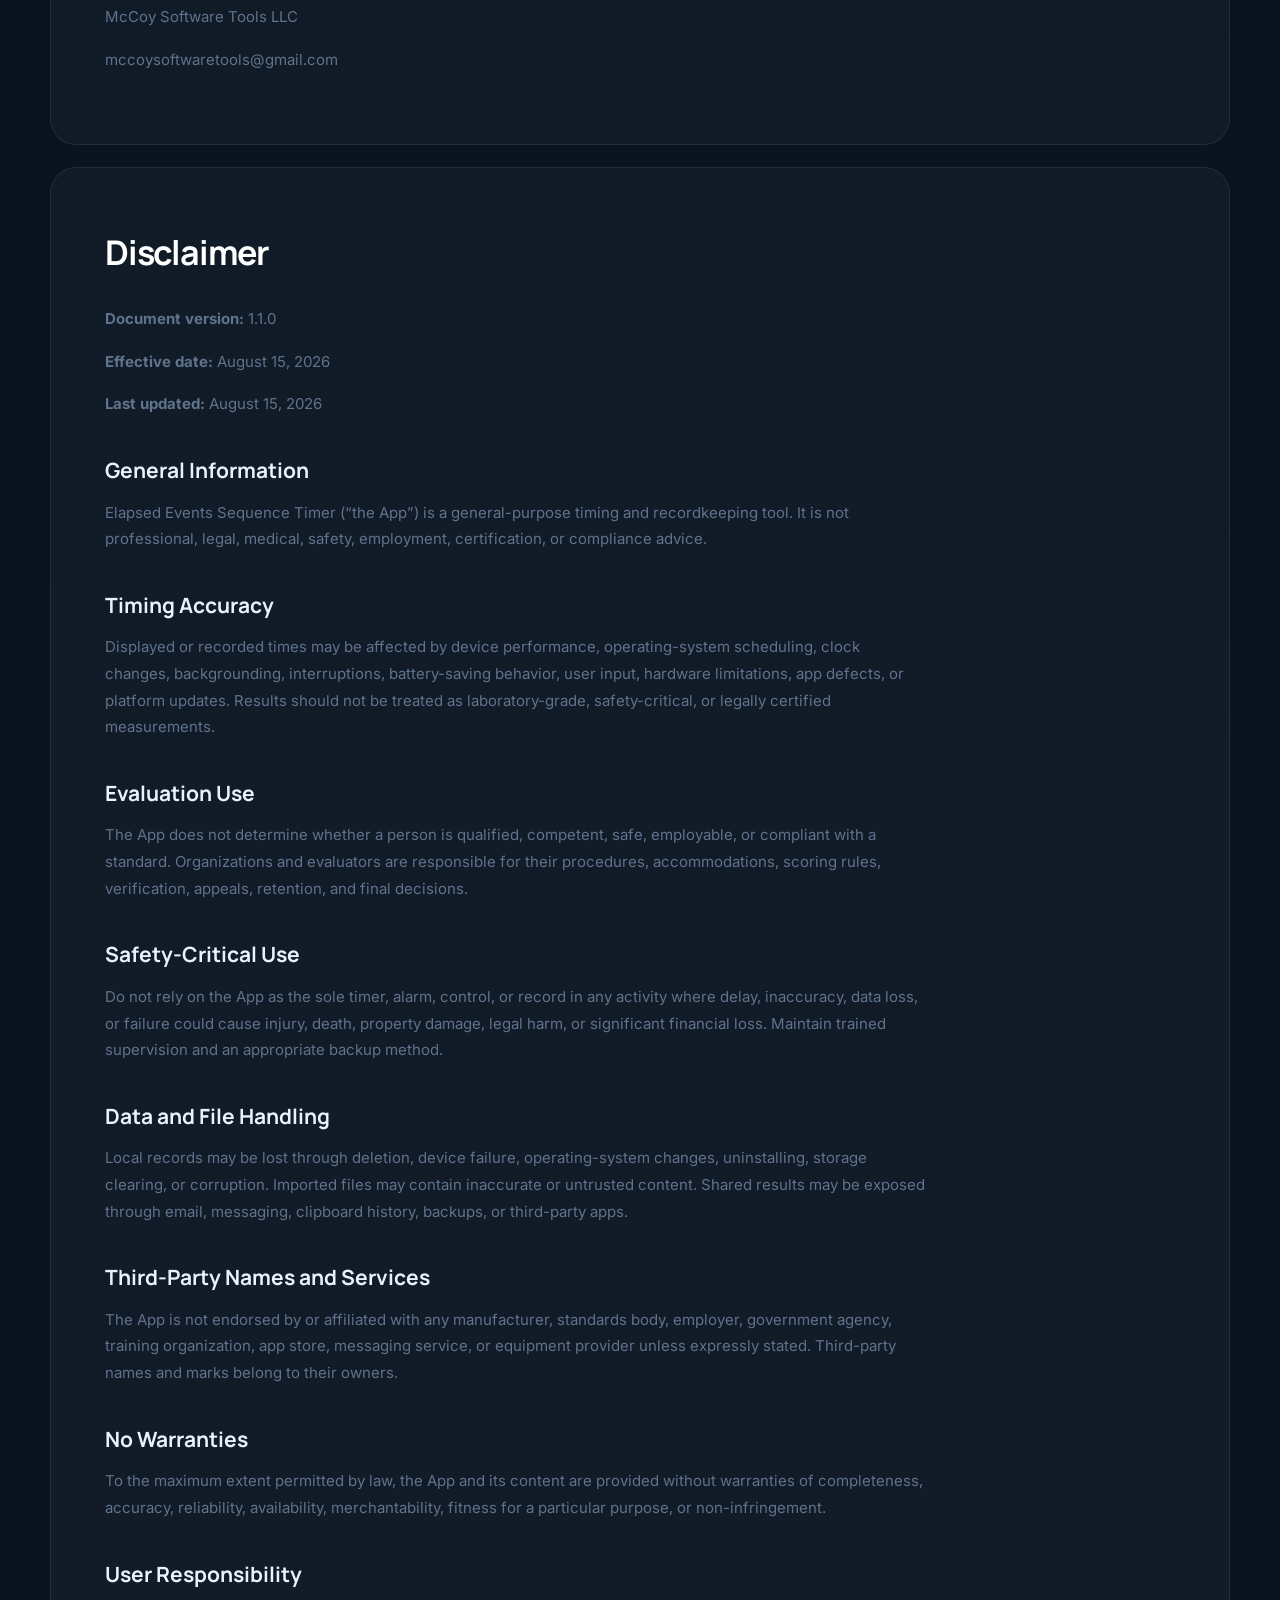
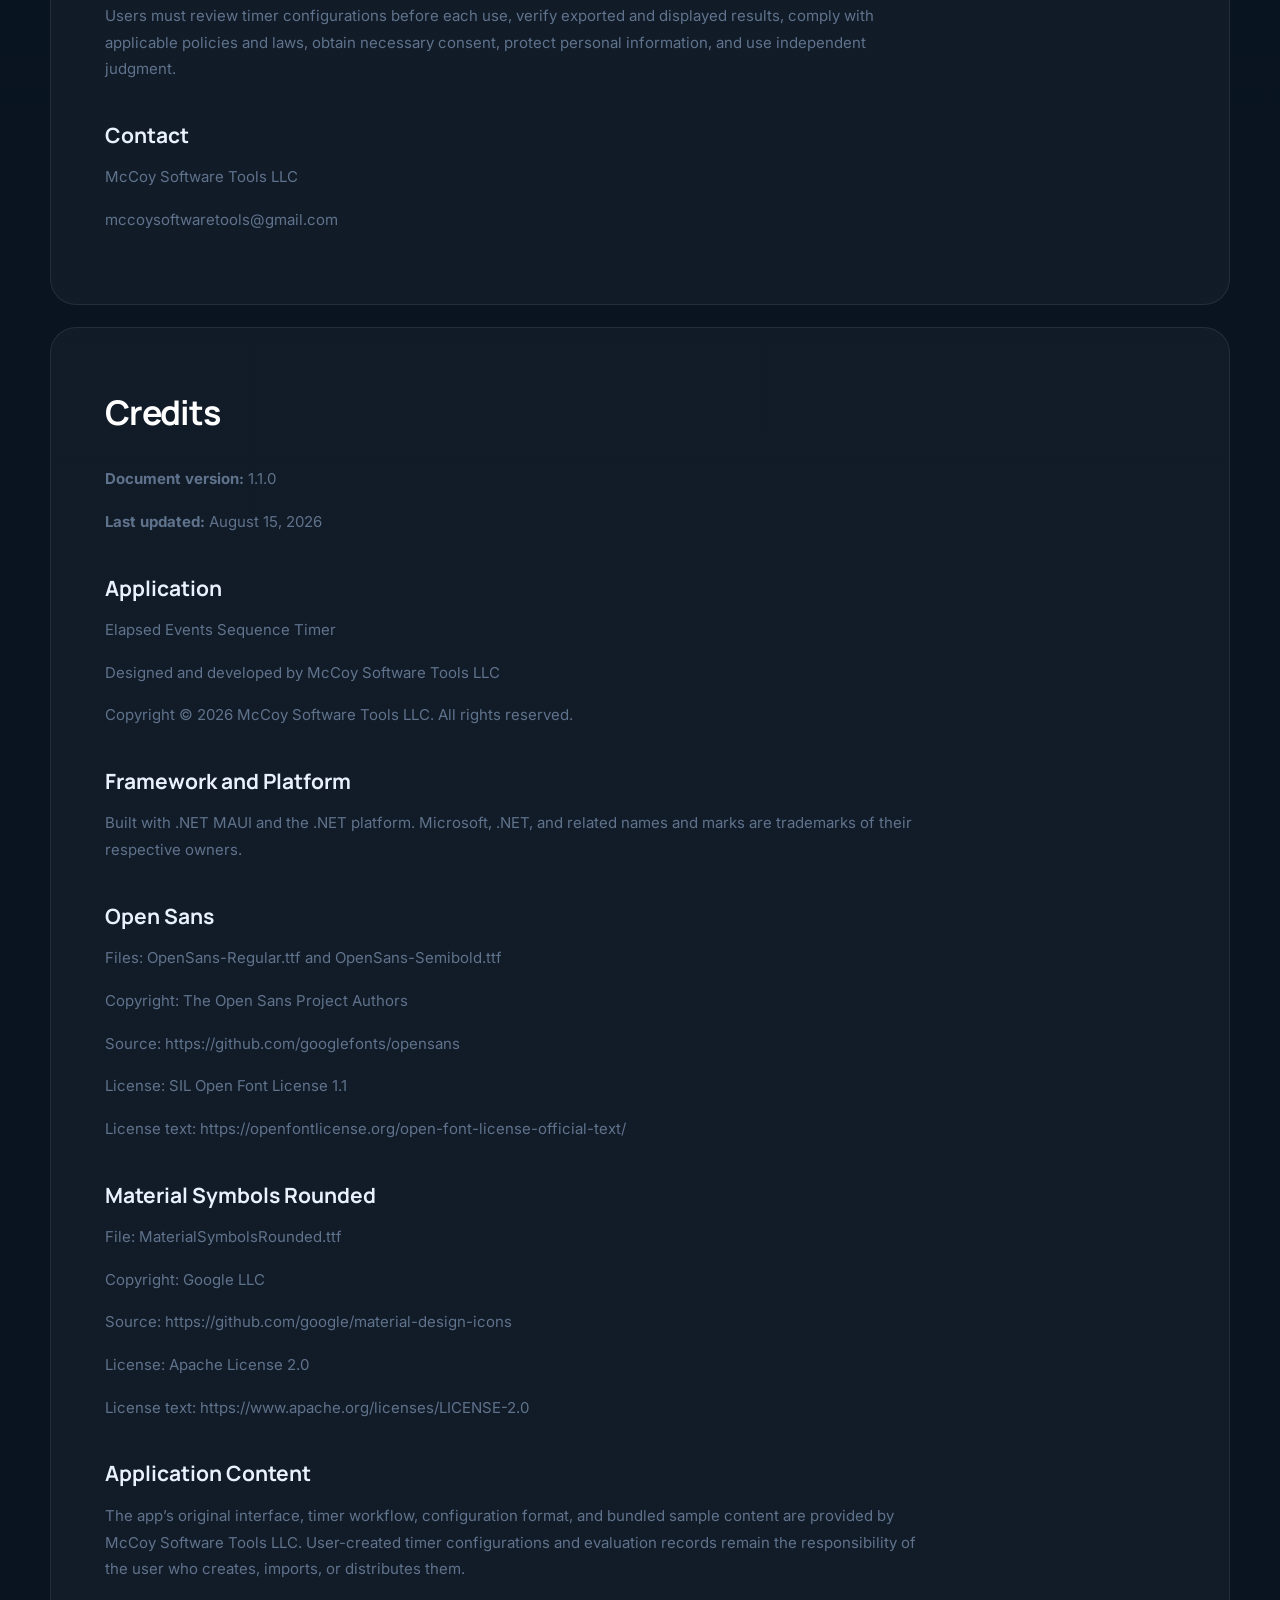
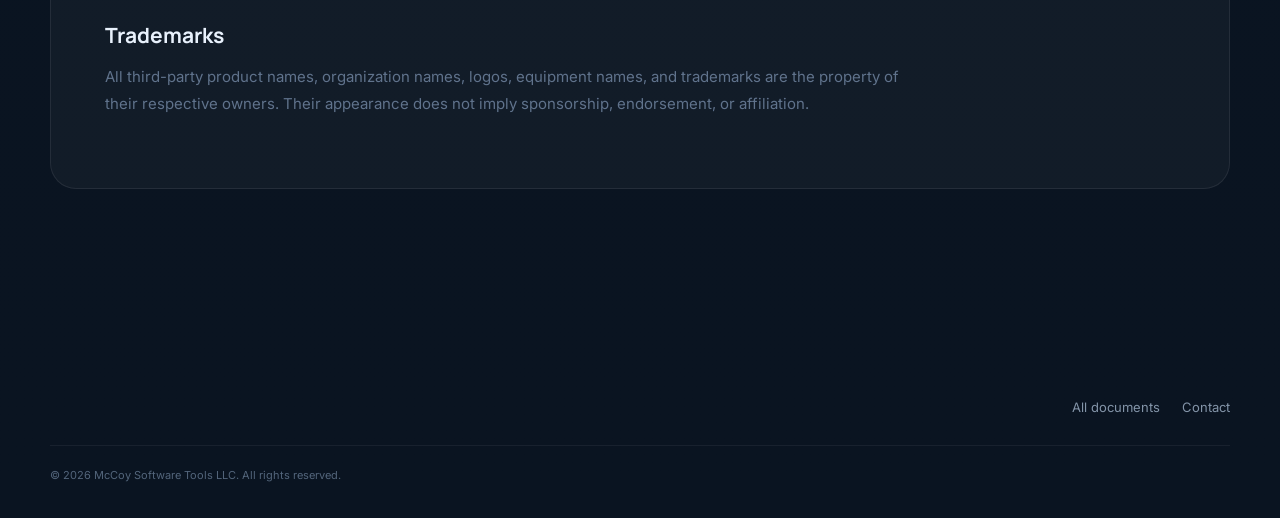
<file: documents/sequential-event-timer/index.html>
<!DOCTYPE html><html lang="en"><head><meta charset="UTF-8"><meta name="viewport" content="width=device-width,initial-scale=1"><meta name="description" content="Legal documents for Elapsed Events Sequence Timer."><title>Elapsed Events Sequence Timer Documents | McCoy Software Tools LLC</title><link rel="preconnect" href="https://fonts.googleapis.com"><link rel="preconnect" href="https://fonts.gstatic.com" crossorigin><link href="https://fonts.googleapis.com/css2?family=Inter:wght@400;500;600;700;800&family=Manrope:wght@600;700;800&display=swap" rel="stylesheet"><link rel="stylesheet" href="../../styles.css"></head><body><div class="ambient ambient-one"></div><div class="ambient ambient-two"></div><header class="site-header"><a class="header-logo" href="../../" aria-label="McCoy Software Tools home"><img src="../../images/logo_transparent.png" alt="McCoy Software Tools LLC"></a><nav class="nav" aria-label="Primary navigation"><a href="../../#apps">Apps</a><a href="../">Documents</a><a href="../../#support">Support</a></nav><a class="nav-cta" href="mailto:mccoysoftwaretools@gmail.com">Contact</a></header><main class="legal-page"><section class="legal-page-header shell"><div class="eyebrow"><span></span> App documents</div><h1>Elapsed Events<br>Sequence Timer</h1><p>Privacy, usage, timing, and attribution information for the app.</p><div class="legal-toc"><a href="#privacy">Privacy Policy</a><a href="#terms">Terms of Use</a><a href="#disclaimer">Disclaimer</a><a href="#credits">Credits</a></div></section><section class="legal-documents shell"><article class="legal-document" id="privacy"><div class="legal-copy legal-loading" data-legal-source="PrivacyPolicy.md">Loading privacy policy…</div></article><article class="legal-document" id="terms"><div class="legal-copy legal-loading" data-legal-source="TermsOfUse.md">Loading terms…</div></article><article class="legal-document" id="disclaimer"><div class="legal-copy legal-loading" data-legal-source="Disclaimer.md">Loading disclaimer…</div></article><article class="legal-document" id="credits"><div class="legal-copy legal-loading" data-legal-source="Credits.md">Loading credits…</div></article></section></main><footer class="site-footer shell"><div class="footer-links"><a href="../">All documents</a><a href="mailto:mccoysoftwaretools@gmail.com">Contact</a></div><div class="footer-bottom">© <span id="year"></span> McCoy Software Tools LLC. All rights reserved.</div></footer><script src="../app-documents.js"></script><script src="../../script.js"></script></body></html>
</file>
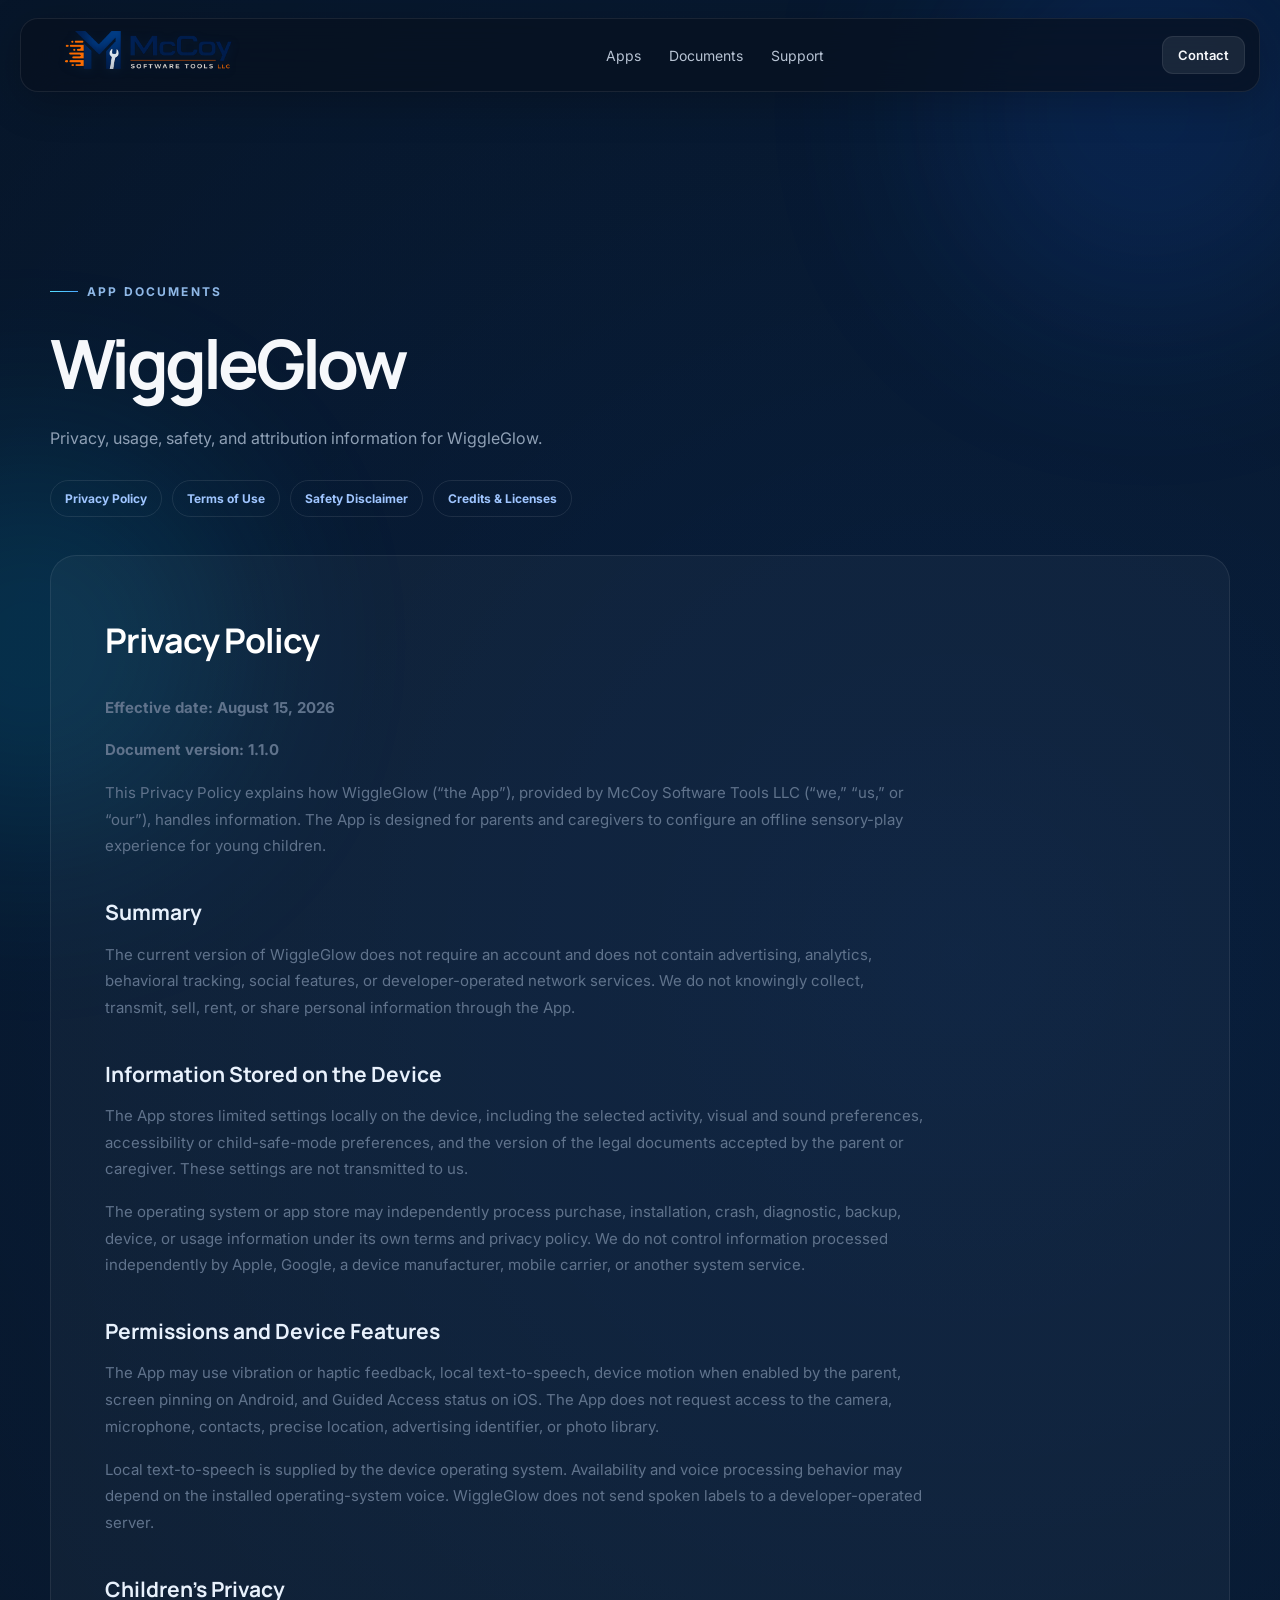
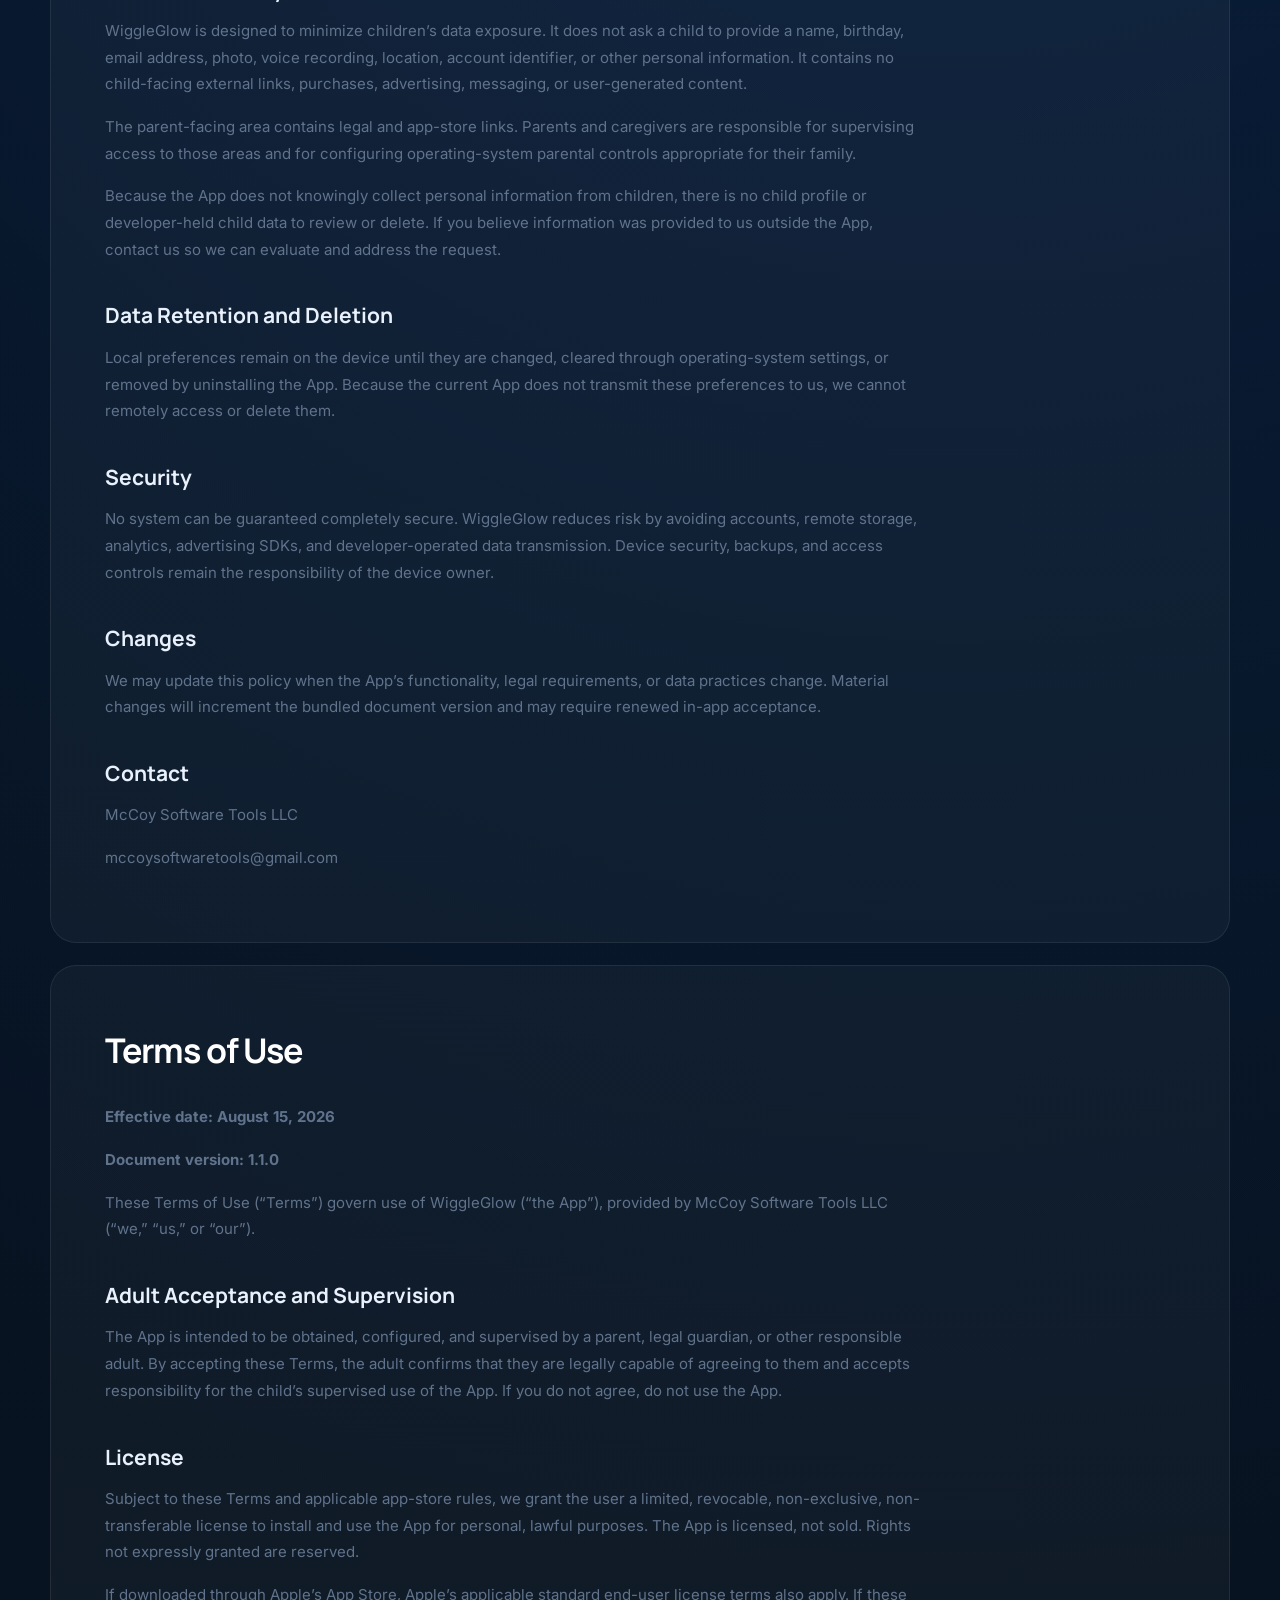
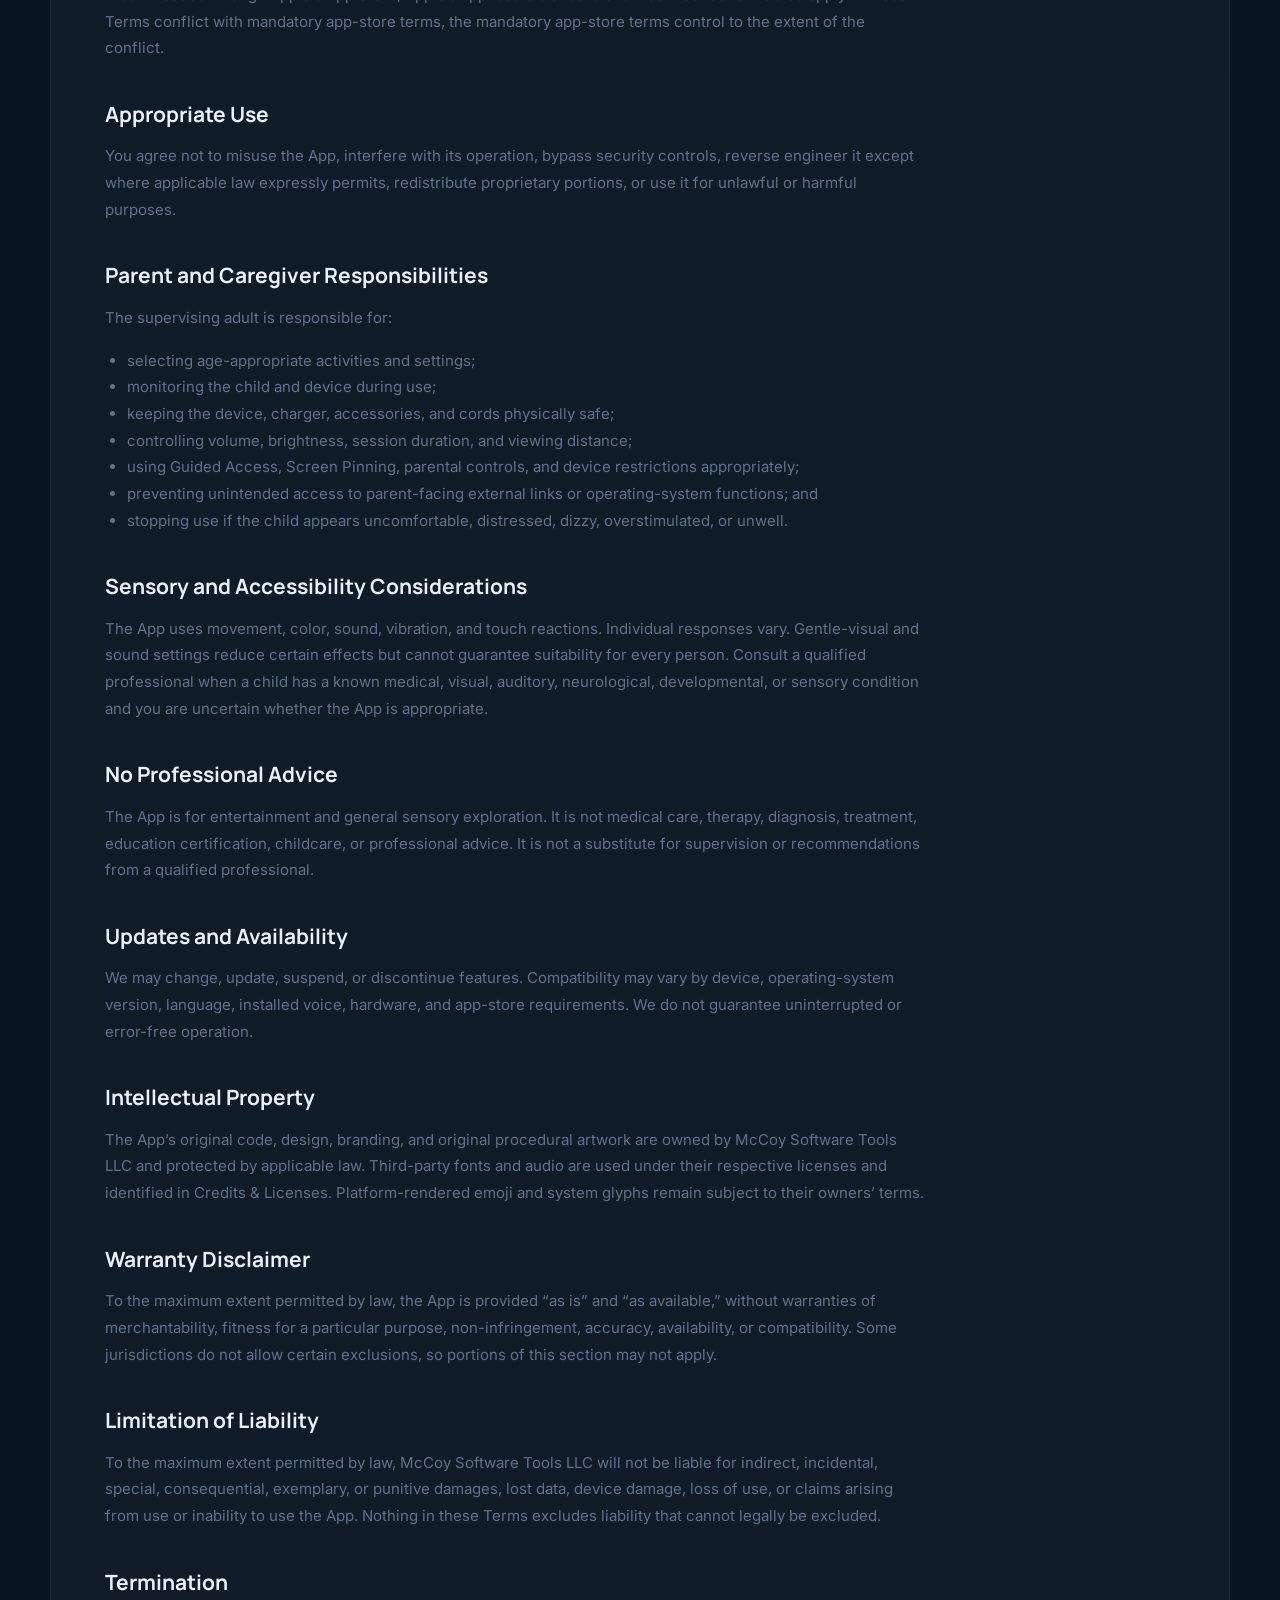
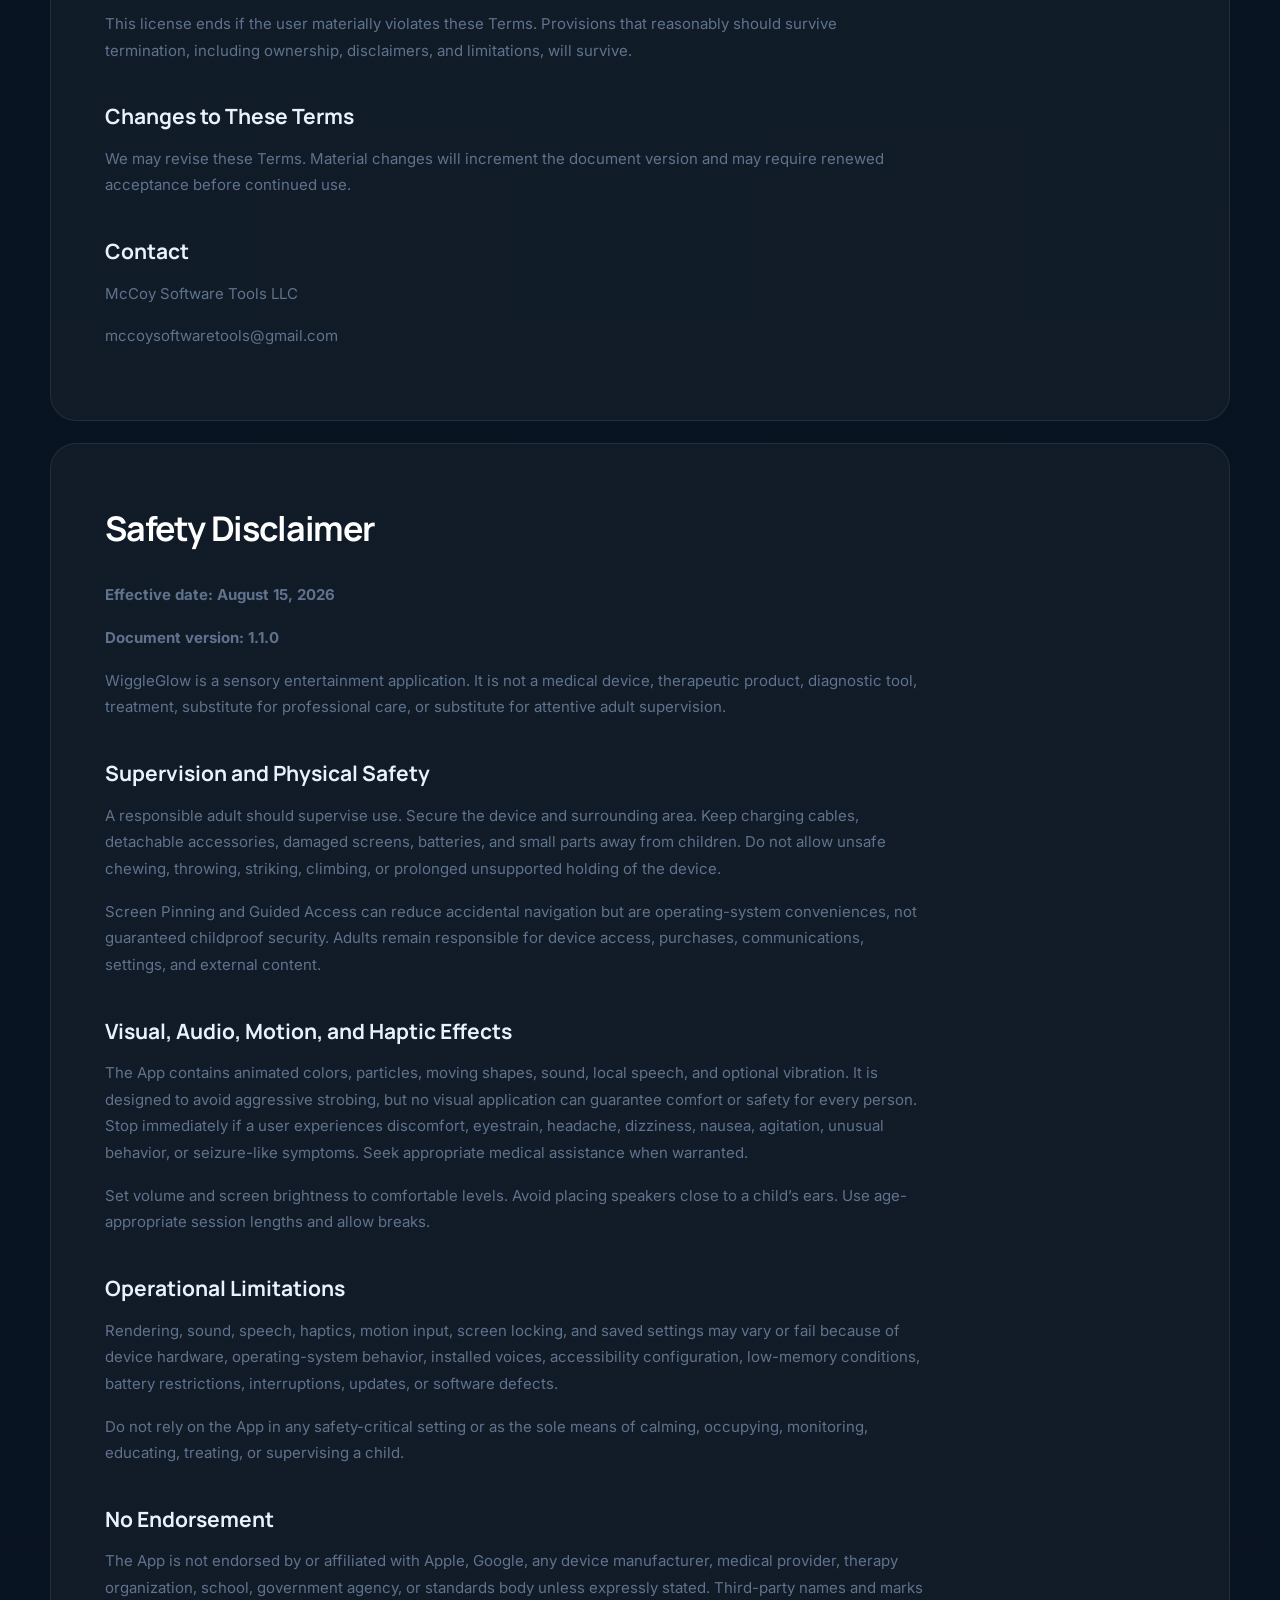
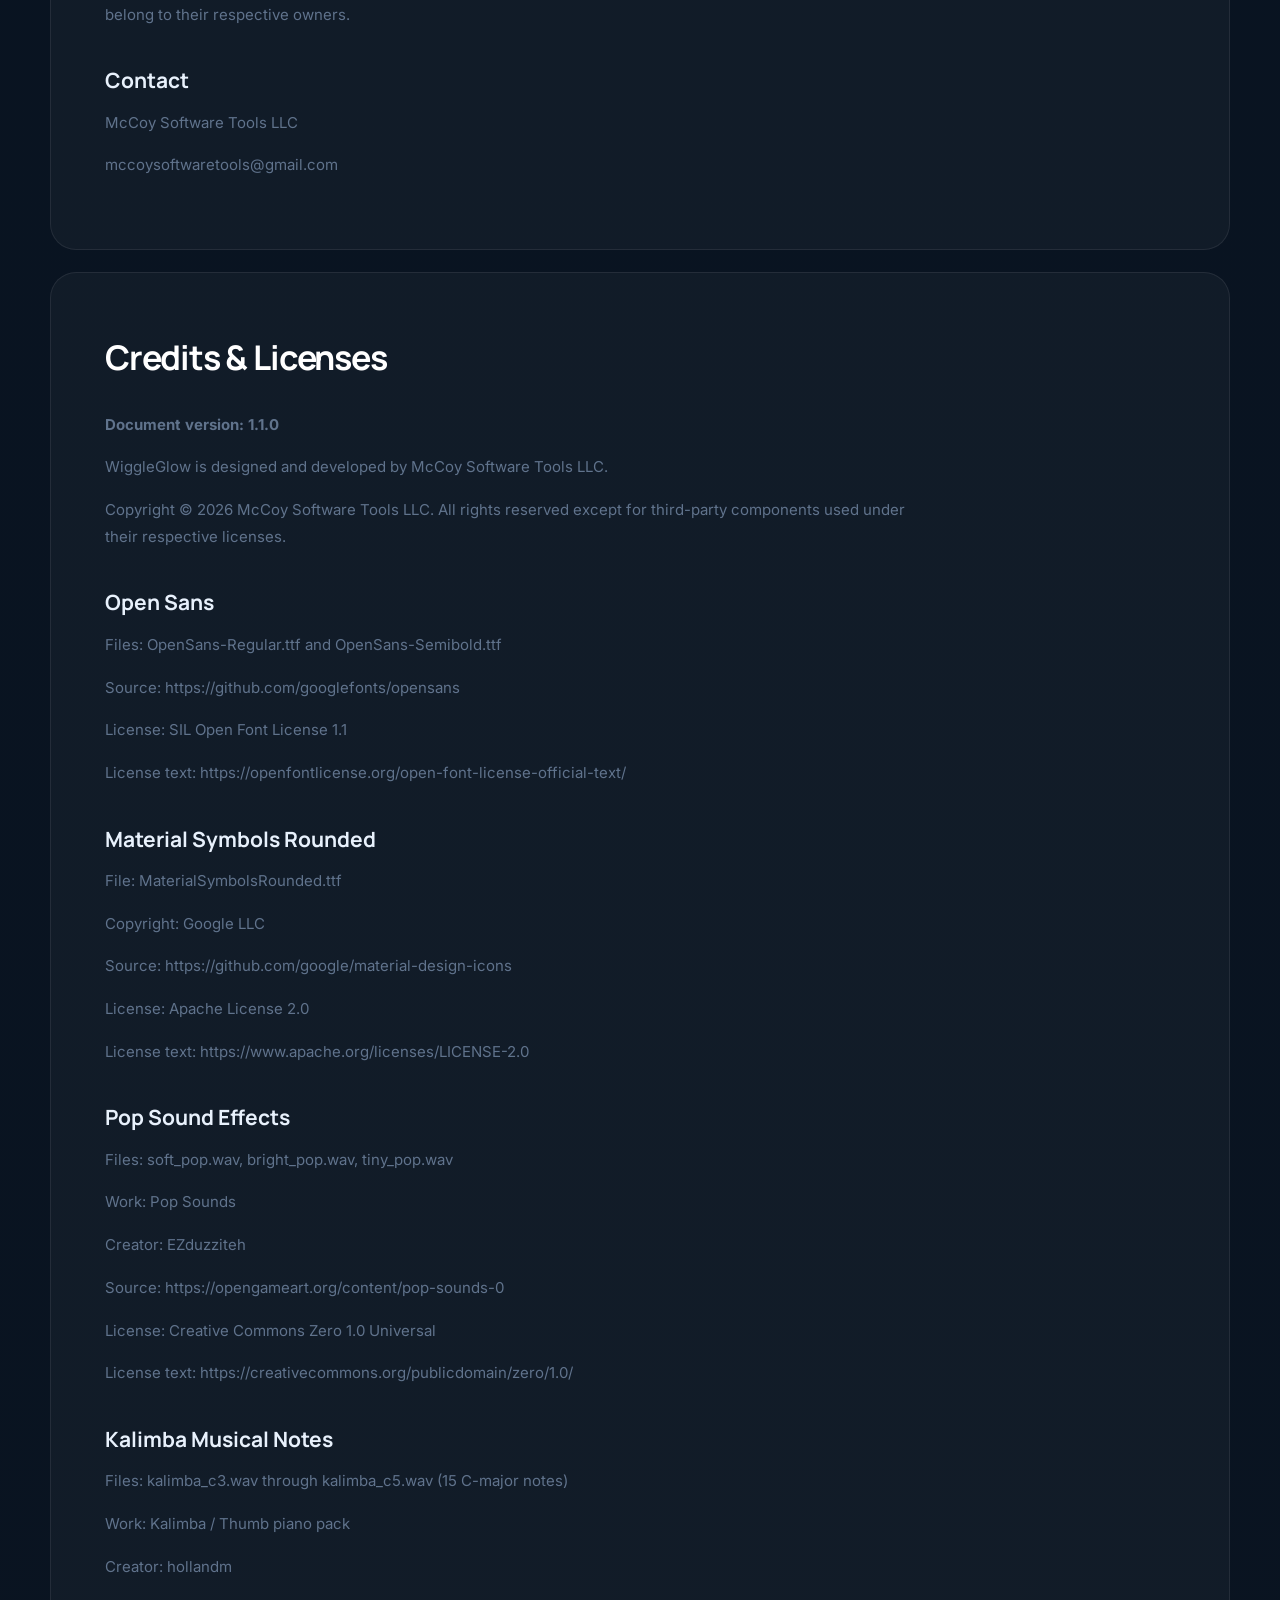
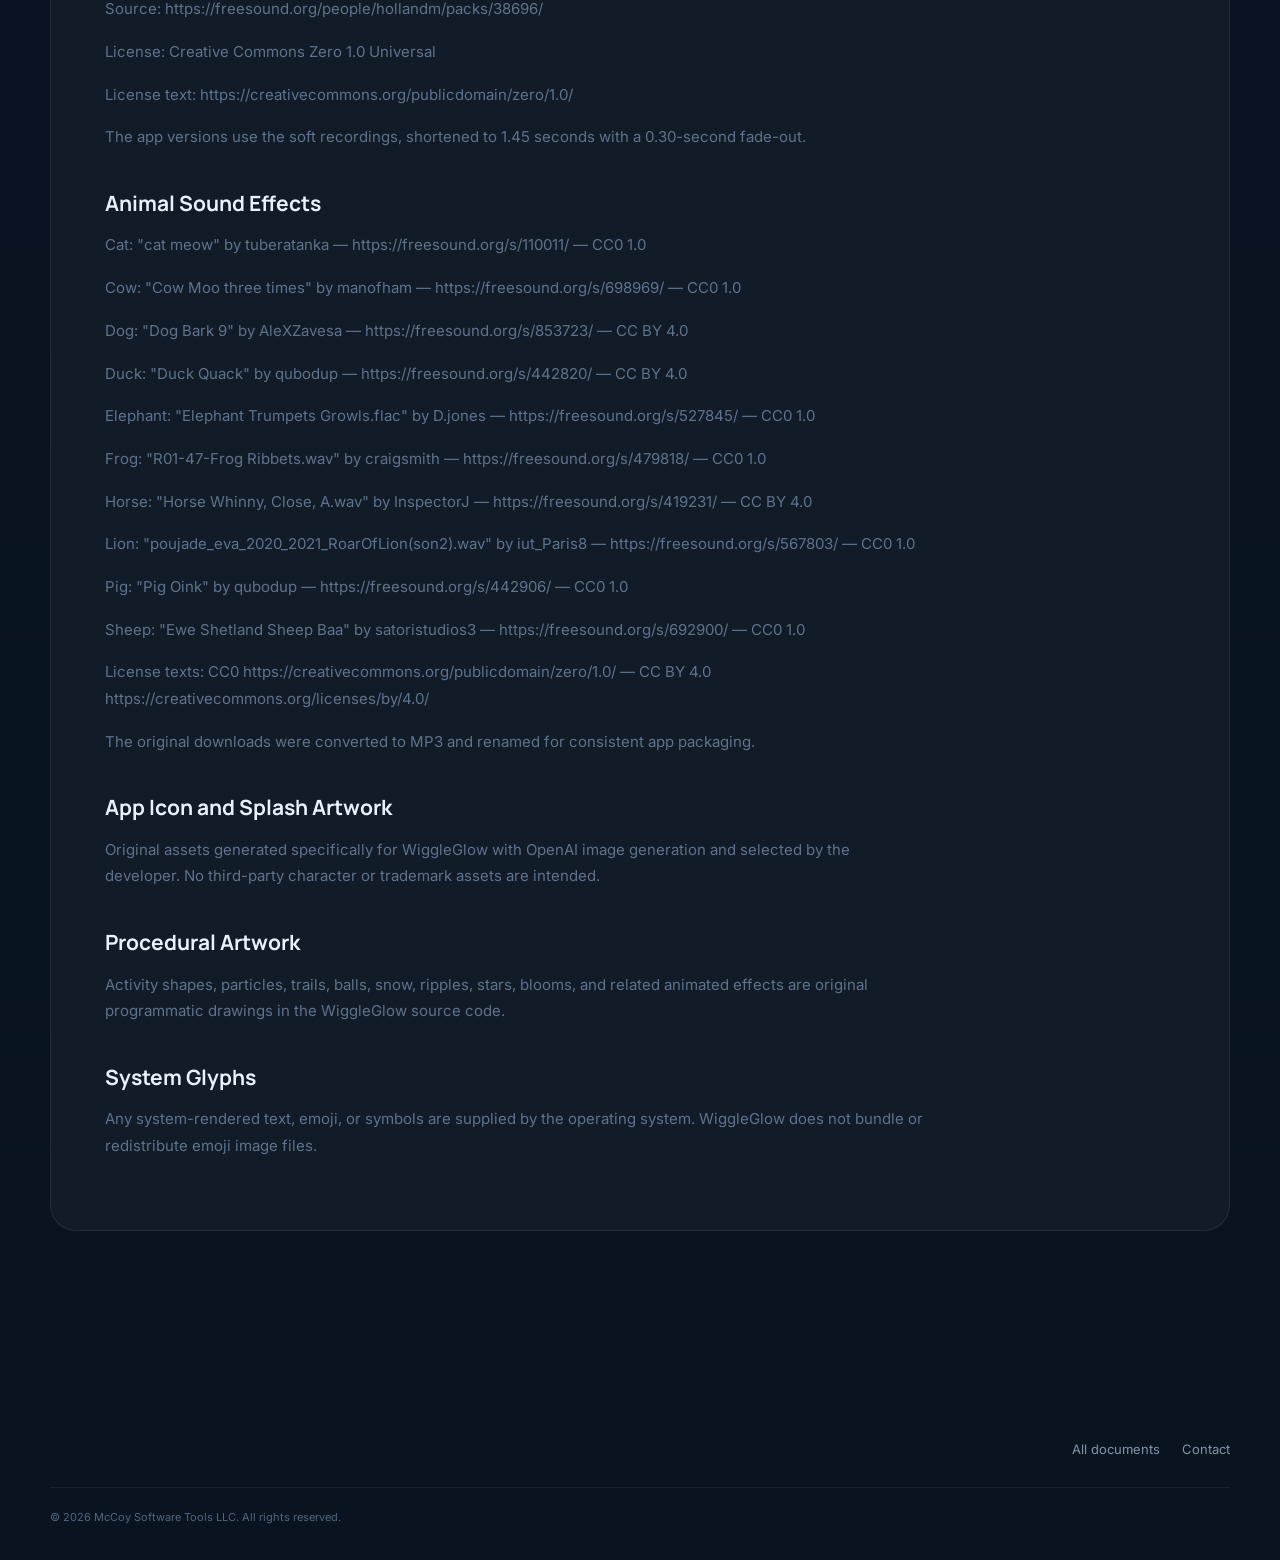
<file: documents/wiggleglow/index.html>
<!DOCTYPE html><html lang="en"><head><meta charset="UTF-8"><meta name="viewport" content="width=device-width,initial-scale=1"><meta name="description" content="Legal documents for WiggleGlow."><title>WiggleGlow Documents | McCoy Software Tools LLC</title><link rel="preconnect" href="https://fonts.googleapis.com"><link rel="preconnect" href="https://fonts.gstatic.com" crossorigin><link href="https://fonts.googleapis.com/css2?family=Inter:wght@400;500;600;700;800&family=Manrope:wght@600;700;800&display=swap" rel="stylesheet"><link rel="stylesheet" href="../../styles.css"></head><body><div class="ambient ambient-one"></div><div class="ambient ambient-two"></div><header class="site-header"><a class="header-logo" href="../../" aria-label="McCoy Software Tools home"><img src="../../images/logo_transparent.png" alt="McCoy Software Tools LLC"></a><nav class="nav" aria-label="Primary navigation"><a href="../../#apps">Apps</a><a href="../">Documents</a><a href="../../#support">Support</a></nav><a class="nav-cta" href="mailto:mccoysoftwaretools@gmail.com">Contact</a></header><main class="legal-page"><section class="legal-page-header shell"><div class="eyebrow"><span></span> App documents</div><h1>WiggleGlow</h1><p>Privacy, usage, safety, and attribution information for WiggleGlow.</p><div class="legal-toc"><a href="#privacy">Privacy Policy</a><a href="#terms">Terms of Use</a><a href="#disclaimer">Safety Disclaimer</a><a href="#credits">Credits &amp; Licenses</a></div></section><section class="legal-documents shell"><article class="legal-document" id="privacy"><div class="legal-copy legal-loading" data-legal-source="PrivacyPolicy.md">Loading privacy policy…</div></article><article class="legal-document" id="terms"><div class="legal-copy legal-loading" data-legal-source="TermsOfUse.md">Loading terms…</div></article><article class="legal-document" id="disclaimer"><div class="legal-copy legal-loading" data-legal-source="Disclaimer.md">Loading disclaimer…</div></article><article class="legal-document" id="credits"><div class="legal-copy legal-loading" data-legal-source="Credits.md">Loading credits…</div></article></section></main><footer class="site-footer shell"><div class="footer-links"><a href="../">All documents</a><a href="mailto:mccoysoftwaretools@gmail.com">Contact</a></div><div class="footer-bottom">© <span id="year"></span> McCoy Software Tools LLC. All rights reserved.</div></footer><script src="../app-documents.js"></script><script src="../../script.js"></script></body></html>
</file>
<file: styles.css>
:root {
  --bg: #07111f;
  --bg-2: #0b1728;
  --panel: rgba(255,255,255,.06);
  --panel-strong: rgba(255,255,255,.10);
  --line: rgba(255,255,255,.10);
  --text: #f6f8fb;
  --muted: #aab6c8;
  --blue: #4aa8ff;
  --blue-2: #1677ff;
  --cyan: #55e0ff;
  --white: #ffffff;
  --shadow: 0 24px 80px rgba(0,0,0,.35);
}

* { box-sizing: border-box; }
html { scroll-behavior: smooth; }
body {
  margin: 0;
  font-family: Inter, system-ui, -apple-system, BlinkMacSystemFont, "Segoe UI", sans-serif;
  background:
    radial-gradient(circle at 75% 10%, rgba(20,119,255,.14), transparent 26%),
    linear-gradient(180deg, #06101d 0%, #081321 35%, #0a1421 100%);
  color: var(--text);
  min-height: 100vh;
  overflow-x: hidden;
}
a { color: inherit; text-decoration: none; }
.shell { width: min(1180px, calc(100% - 40px)); margin-inline: auto; }

.ambient { position: fixed; width: 420px; height: 420px; filter: blur(100px); opacity: .14; border-radius: 50%; pointer-events: none; z-index: -1; }
.ambient-one { background: #156bff; top: -100px; right: -80px; }
.ambient-two { background: #00c8ff; bottom: 5%; left: -180px; }

.site-header {
  width: min(1240px, calc(100% - 32px));
  margin: 18px auto 0;
  padding: 12px 14px 12px 16px;
  display: flex;
  align-items: center;
  justify-content: space-between;
  border: 1px solid rgba(255,255,255,.08);
  background: rgba(7,17,31,.74);
  backdrop-filter: blur(18px);
  border-radius: 18px;
  position: sticky;
  top: 14px;
  z-index: 50;
  box-shadow: 0 10px 40px rgba(0,0,0,.22);
}
.brand { display: inline-flex; align-items: center; gap: 10px; }
.brand-mark { width: 36px; height: 36px; display: grid; place-items: center; border-radius: 10px; font-family: Manrope, sans-serif; font-weight: 800; color: white; background: linear-gradient(145deg, #1e8fff, #1250dc); box-shadow: inset 0 1px 0 rgba(255,255,255,.2), 0 8px 20px rgba(15,96,230,.28); }
.brand strong { display: block; font-family: Manrope, sans-serif; font-size: 14px; letter-spacing: -.02em; }
.brand small { display: block; color: #7f8da1; font-size: 10px; letter-spacing: .18em; margin-top: 1px; }
.header-logo { position: relative; display: block; width: 230px; height: 48px; overflow: hidden; border-radius: 11px; background: transparent; border: 0; }
.header-logo img { position: absolute; width: 100%; height: auto; left: 0; top: 50%; transform: translateY(-50%); display: block; filter: drop-shadow(0 2px 5px rgba(13,53,101,.18)); }
.nav { display: flex; gap: 28px; color: #b7c3d3; font-size: 14px; }
.nav a:hover { color: white; }
.nav-cta { padding: 10px 15px; border-radius: 11px; background: rgba(255,255,255,.08); border: 1px solid rgba(255,255,255,.08); font-size: 13px; font-weight: 600; }

.hero { min-height: 720px; display: grid; grid-template-columns: 1.05fr .95fr; align-items: center; gap: 48px; padding-top: 78px; padding-bottom: 80px; }
.eyebrow { display: inline-flex; align-items: center; gap: 9px; font-size: 12px; font-weight: 700; text-transform: uppercase; letter-spacing: .18em; color: #8fb8e7; }
.eyebrow span { width: 28px; height: 1px; background: linear-gradient(90deg, var(--cyan), var(--blue)); }
.hero h1, .section-heading h2, .story-copy h2, .support-card h2 { font-family: Manrope, sans-serif; letter-spacing: -.055em; margin: 18px 0 22px; line-height: .99; }
.hero h1 { font-size: clamp(56px, 7vw, 92px); max-width: 760px; }
.hero h1 em { font-style: normal; background: linear-gradient(90deg, #b9e3ff, #4ca7ff 55%, #59e3ff); -webkit-background-clip: text; color: transparent; }
.hero-copy > p { max-width: 650px; color: #a8b6c9; font-size: 18px; line-height: 1.72; }
.hero-actions { display: flex; gap: 12px; margin: 32px 0 42px; flex-wrap: wrap; }
.button { display: inline-flex; align-items: center; justify-content: center; min-height: 48px; padding: 0 20px; border-radius: 13px; font-weight: 700; font-size: 14px; transition: transform .2s ease, box-shadow .2s ease, background .2s ease; }
.button:hover { transform: translateY(-2px); }
.button.primary { background: linear-gradient(135deg, #258cff, #0f69e7); box-shadow: 0 16px 32px rgba(20,110,240,.3); }
.button.secondary { border: 1px solid rgba(255,255,255,.1); background: rgba(255,255,255,.05); }
.button.white { background: white; color: #0b1728; }
.hero-proof { display: flex; gap: 30px; flex-wrap: wrap; }
.hero-proof div { display: grid; gap: 4px; }
.hero-proof strong { font-size: 13px; }
.hero-proof span { color: #74859c; font-size: 11px; }

.hero-visual { position: relative; min-height: 520px; display: grid; place-items: center; }
.blueprint-grid { position: absolute; inset: 6% 0 0 8%; border-radius: 36px; opacity: .28; background-image: linear-gradient(rgba(100,180,255,.12) 1px, transparent 1px), linear-gradient(90deg, rgba(100,180,255,.12) 1px, transparent 1px); background-size: 28px 28px; mask-image: linear-gradient(to bottom right, black, transparent 88%); }
.orb { position: absolute; border-radius: 50%; filter: blur(18px); }
.orb-a { width: 260px; height: 260px; background: rgba(33,126,255,.18); right: 1%; top: 12%; }
.orb-b { width: 180px; height: 180px; background: rgba(45,226,255,.12); left: 6%; bottom: 6%; }
.device { position: absolute; border: 1px solid rgba(255,255,255,.13); background: linear-gradient(180deg, rgba(18,34,55,.92), rgba(7,18,32,.97)); box-shadow: var(--shadow), inset 0 1px 0 rgba(255,255,255,.08); backdrop-filter: blur(10px); overflow: hidden; }
.device::after, .screen::after { content: ""; position: absolute; inset: 0; background: linear-gradient(115deg, rgba(255,255,255,.14), transparent 22%, transparent 72%, rgba(85,224,255,.06)); pointer-events: none; }
.device img, .screen img { width: 100%; height: 100%; display: block; object-fit: contain; background: #05070a; }
.device-front { width: 270px; height: 510px; border-radius: 38px; right: 11%; top: 1%; transform: perspective(1100px) rotateY(-7deg) rotateZ(4deg); }
.device-back { width: 300px; height: 390px; border-radius: 32px; left: 3%; bottom: 1%; transform: perspective(1100px) rotateY(8deg) rotateZ(-8deg); opacity: .84; }
.phone-notch { width: 86px; height: 19px; border-radius: 20px; background: #020912; margin: -14px auto 24px; }
.app-kicker, .mini-label { font-size: 10px; letter-spacing: .16em; color: #6f8dac; font-weight: 800; }
.gauge-wrap { display: grid; place-items: center; padding: 28px 0; }
.gauge-ring { width: 138px; height: 138px; border-radius: 50%; display: grid; place-items: center; align-content: center; border: 14px solid rgba(74,168,255,.18); box-shadow: inset 0 0 0 3px rgba(85,224,255,.2), 0 0 40px rgba(38,139,255,.16); }
.gauge-ring span { font-family: Manrope, sans-serif; font-size: 39px; font-weight: 800; }
.gauge-ring small { font-size: 10px; color: #7890aa; letter-spacing: .16em; }
.calc-line, .calc-total { display: flex; justify-content: space-between; align-items: center; padding: 13px 4px; border-bottom: 1px solid rgba(255,255,255,.07); font-size: 12px; color: #92a3b7; }
.calc-line strong { color: #eef5ff; }
.calc-total { border: none; margin-top: 18px; padding: 18px; border-radius: 16px; background: linear-gradient(135deg, rgba(24,122,255,.19), rgba(39,206,255,.08)); display: grid; gap: 5px; }
.calc-total span { font-size: 9px; letter-spacing: .15em; }
.calc-total strong { font-family: Manrope, sans-serif; font-size: 27px; color: #8ac8ff; }
.device-topline { height: 5px; width: 58px; border-radius: 8px; background: #1e8fff; margin-bottom: 34px; }
.device-panel { padding: 20px; border-radius: 18px; background: rgba(255,255,255,.05); margin-bottom: 16px; }
.device-panel strong { display: block; font-size: 25px; margin: 5px 0 18px; }
.tiny-bars { display: flex; gap: 5px; align-items: end; height: 28px; }
.tiny-bars i { flex: 1; background: linear-gradient(180deg, #55e0ff, #2478ff); border-radius: 4px 4px 1px 1px; }
.tiny-bars i:nth-child(1){height:45%}.tiny-bars i:nth-child(2){height:78%}.tiny-bars i:nth-child(3){height:100%}
.device-card { display: flex; justify-content: space-between; padding: 16px 18px; border-radius: 16px; background: rgba(255,255,255,.04); margin-top: 10px; color: #8192a8; font-size: 12px; }
.device-card strong { color: white; }

.trust-strip { border-top: 1px solid rgba(255,255,255,.06); border-bottom: 1px solid rgba(255,255,255,.06); background: rgba(255,255,255,.018); }
.trust-inner { min-height: 78px; display: flex; justify-content: space-between; align-items: center; gap: 20px; color: #64768e; font-size: 12px; text-transform: uppercase; letter-spacing: .14em; }

.section { padding-top: 130px; padding-bottom: 20px; }
.section-heading { display: flex; align-items: end; justify-content: space-between; gap: 30px; margin-bottom: 54px; }
.section-heading h2, .story-copy h2, .support-card h2 { font-size: clamp(42px, 5vw, 68px); }
.section-heading > p { max-width: 430px; color: #8192a8; line-height: 1.7; }

.app-card { display: grid; grid-template-columns: 1.05fr .95fr; min-height: 640px; border: 1px solid rgba(255,255,255,.09); border-radius: 30px; background: linear-gradient(145deg, rgba(255,255,255,.075), rgba(255,255,255,.025)); overflow: hidden; box-shadow: 0 30px 90px rgba(0,0,0,.24); }
.app-copy { padding: 52px; }
.app-icon { width: 74px; height: 74px; border-radius: 19px; position: relative; overflow: hidden; background: #000000; box-shadow: inset 0 0 0 1px rgba(255,255,255,.16), 0 18px 30px rgba(0,0,0,.25); display: grid; place-items: center; }
.app-icon img { width: 100%; height: 100%; display: block; object-fit: cover; }
.icon-flame { font-size: 31px; color: #ff5b4d; text-shadow: 0 0 20px rgba(255,91,77,.4); }
.icon-lines { position: absolute; inset: 7px; border: 1px solid rgba(255,255,255,.12); }
.icon-lines i { position: absolute; background: rgba(120,190,255,.26); }
.icon-lines i:nth-child(1){left:33%;top:0;width:1px;height:100%}.icon-lines i:nth-child(2){top:35%;left:0;width:100%;height:1px}.icon-lines i:nth-child(3){top:68%;left:0;width:100%;height:1px}
.status-pill { display: inline-block; padding: 7px 10px; border-radius: 999px; background: rgba(46,181,111,.10); color: #7be0aa; border: 1px solid rgba(74,221,142,.16); font-size: 10px; font-weight: 800; text-transform: uppercase; letter-spacing: .12em; }
.app-title-row h3, .coming-card h3 { font-family: Manrope, sans-serif; font-size: 38px; letter-spacing: -.04em; margin: 14px 0 0; }
.app-lead { color: #a3b1c3; line-height: 1.75; font-size: 16px; margin: 24px 0 28px; }
.feature-grid { display: grid; grid-template-columns: 1fr 1fr; gap: 14px; }
.feature-grid div { padding: 16px; border-radius: 15px; background: rgba(255,255,255,.035); border: 1px solid rgba(255,255,255,.06); }
.feature-grid strong, .feature-grid span { display: block; }
.feature-grid strong { font-size: 13px; margin-bottom: 6px; }
.feature-grid span { color: #77899f; font-size: 11px; line-height: 1.5; }
.store-row { display: flex; gap: 12px; margin-top: 28px; flex-wrap: wrap; }
.document-link { display: inline-flex; align-items: center; gap: 8px; margin-top: 22px; color: #9fc5ff; font-size: 13px; font-weight: 700; text-decoration: none; }
.document-link:hover { color: #ffffff; }
.store-badge { min-height: 56px; display: inline-flex; align-items: center; transition: transform .2s ease, filter .2s ease; }
.store-badge:hover { transform: translateY(-2px); filter: brightness(1.08); }
.store-badge img { display: block; width: auto; }
.store-badge.apple img { height: 56px; }
.store-badge.google img { height: 66px; margin: -5px 0; }

.app-showcase { position: relative; min-height: 640px; background: radial-gradient(circle at 50% 35%, rgba(30,119,255,.20), transparent 45%), linear-gradient(160deg, #0c1a2d, #07111f); border-left: 1px solid rgba(255,255,255,.07); overflow: hidden; }
.showcase-glow { position: absolute; width: 330px; height: 330px; border-radius: 50%; background: rgba(24,110,255,.12); filter: blur(40px); left: 22%; top: 20%; }
.screen { position: absolute; width: 250px; height: 470px; border-radius: 32px; overflow: hidden; background: linear-gradient(180deg, #101f33, #07111f); border: 1px solid rgba(255,255,255,.12); box-shadow: 0 30px 60px rgba(0,0,0,.4), inset 0 1px 0 rgba(255,255,255,.06); }
.screen-one { left: 11%; top: 12%; transform: perspective(1100px) rotateY(7deg) rotateZ(-6deg); }
.screen-two { right: 8%; top: 20%; transform: perspective(1100px) rotateY(-7deg) rotateZ(7deg); }
.screen-header { display: flex; align-items: center; justify-content: space-between; }
.screen-header span { width: 48px; height: 5px; border-radius: 10px; background: #1e8fff; }
.screen-header b { width: 10px; height: 10px; border-radius: 50%; background: rgba(255,255,255,.18); }
.screen-title { font-family: Manrope, sans-serif; font-size: 25px; font-weight: 800; margin: 28px 0 25px; }
.screen-field { padding: 16px; margin: 10px 0; border-radius: 14px; background: rgba(255,255,255,.04); }
.screen-field span, .screen-field strong { display: block; }
.screen-field span { font-size: 10px; color: #71849a; margin-bottom: 6px; }
.screen-field strong { font-size: 15px; }
.screen-result { padding: 24px 18px; border-radius: 18px; background: linear-gradient(145deg, rgba(33,137,255,.18), rgba(30,214,255,.08)); margin-top: 30px; }
.screen-result span { font-size: 10px; color: #83a0bd; display: block; }
.screen-result strong { font-family: Manrope, sans-serif; font-size: 31px; color: #8bc8ff; }
.question-box { min-height: 130px; padding: 20px; border-radius: 18px; background: rgba(255,255,255,.045); color: #d9e3ef; line-height: 1.6; font-size: 14px; }
.answer-pill { padding: 14px; border-radius: 14px; background: linear-gradient(135deg,#258cff,#1267e4); text-align: center; font-size: 12px; font-weight: 800; margin-top: 16px; }
.answer-pill.muted { background: rgba(255,255,255,.05); color: #8fa1b7; }

.coming-card { margin-top: 22px; border: 1px solid rgba(255,255,255,.07); border-radius: 24px; background: rgba(255,255,255,.025); padding: 34px 38px; display: flex; align-items: center; justify-content: space-between; gap: 30px; }
.coming-card h3 { font-size: 28px; margin: 12px 0 8px; }
.coming-card p { color: #7f90a5; margin: 0; }
.muted-pill { color: #93a5bb; border-color: rgba(255,255,255,.08); background: rgba(255,255,255,.04); }
.coming-symbol { width: 68px; height: 68px; border-radius: 18px; display: grid; place-items: center; font-size: 34px; color: #6384a9; background: rgba(255,255,255,.035); border: 1px solid rgba(255,255,255,.07); }
.upcoming-heading { margin-top: 72px; max-width: 650px; }
.upcoming-heading h3 { font-family: Manrope, sans-serif; font-size: clamp(30px, 4vw, 44px); letter-spacing: -.04em; margin: 14px 0 12px; }
.upcoming-heading p { color: #8fa0b5; line-height: 1.7; margin: 0; }
.upcoming-grid { display: grid; grid-template-columns: repeat(3, 1fr); gap: 18px; margin-top: 28px; }
.product-preview { min-height: 350px; padding: 30px; border: 1px solid rgba(255,255,255,.08); border-radius: 24px; background: linear-gradient(145deg, rgba(255,255,255,.06), rgba(255,255,255,.025)); display: flex; flex-direction: column; box-shadow: 0 24px 60px rgba(0,0,0,.14); }
.preview-mark { width: 58px; height: 58px; border-radius: 16px; display: grid; place-items: center; margin-bottom: 28px; background: linear-gradient(145deg, #176bd7, #0a376f); color: #dcecff; box-shadow: inset 0 0 0 1px rgba(255,255,255,.16), 0 14px 30px rgba(0,0,0,.24); font-family: Manrope, sans-serif; font-size: 15px; font-weight: 800; }
.timer-mark { background: linear-gradient(145deg, #206c82, #0b3443); }
.glow-mark { background: linear-gradient(145deg, #6a49bd, #24346e); }
.product-preview h3 { font-family: Manrope, sans-serif; font-size: 25px; letter-spacing: -.035em; margin: 16px 0 12px; }
.product-preview > p { color: #91a2b7; line-height: 1.7; margin: 0 0 26px; }
.preview-links { display: flex; justify-content: space-between; align-items: center; gap: 16px; margin-top: auto; padding-top: 20px; border-top: 1px solid rgba(255,255,255,.07); font-size: 12px; }
.preview-links > span { color: #62758d; }
.preview-links a { color: #9fc5ff; font-weight: 700; text-decoration: none; white-space: nowrap; }
.preview-links a:hover { color: #fff; }

/* Documents */
.documents-main { padding-top: 118px; }
.documents-hero { padding-top: 82px; padding-bottom: 66px; max-width: 1180px; }
.documents-hero h1 { font-family: Manrope, sans-serif; font-size: clamp(48px, 7vw, 82px); line-height: .98; letter-spacing: -.065em; margin: 20px 0 24px; }
.documents-hero p { color: #9aa9bc; font-size: 18px; line-height: 1.75; max-width: 650px; }
.document-list { display: grid; gap: 18px; padding-bottom: 100px; }
.document-group { scroll-margin-top: 130px; display: grid; grid-template-columns: minmax(220px, .7fr) 1.3fr; gap: 40px; padding: 34px 38px; border: 1px solid rgba(255,255,255,.08); border-radius: 24px; background: rgba(255,255,255,.035); }
.document-group h2 { font-family: Manrope, sans-serif; font-size: 25px; letter-spacing: -.035em; margin: 12px 0 0; }
.document-items { display: grid; gap: 10px; }
.document-item { display: flex; justify-content: space-between; align-items: center; gap: 24px; padding: 15px 18px; border: 1px solid rgba(255,255,255,.07); border-radius: 14px; background: rgba(6,15,27,.45); }
.document-item strong { font-size: 14px; }
.document-item span { color: #60738c; font-size: 12px; white-space: nowrap; }
.document-item:hover { border-color: rgba(99,164,255,.28); background: rgba(14,31,52,.7); }
.back-link { display: inline-flex; gap: 8px; align-items: center; margin-top: 10px; color: #9fc5ff; font-weight: 700; text-decoration: none; }
.legal-page { padding-top: 118px; }
.legal-page-header { padding-top: 66px; padding-bottom: 38px; }
.legal-page-header h1 { font-family: Manrope, sans-serif; font-size: clamp(42px, 6vw, 68px); letter-spacing: -.055em; margin: 18px 0 16px; }
.legal-page-header p { color: #8fa0b5; line-height: 1.7; }
.legal-toc { display: flex; flex-wrap: wrap; gap: 10px; margin-top: 28px; }
.legal-toc a { padding: 10px 14px; border: 1px solid rgba(255,255,255,.09); border-radius: 999px; color: #9fc5ff; font-size: 12px; font-weight: 700; }
.legal-documents { display: grid; gap: 22px; padding-bottom: 100px; }
.legal-document { scroll-margin-top: 125px; padding: clamp(24px, 5vw, 54px); border: 1px solid rgba(255,255,255,.08); border-radius: 26px; background: rgba(255,255,255,.035); }
.legal-copy { max-width: 820px; color: #a7b5c7; font-size: 15px; line-height: 1.78; }
.legal-copy h1 { color: #fff; font-family: Manrope, sans-serif; font-size: 34px; letter-spacing: -.035em; margin: 0 0 24px; }
.legal-copy h2 { color: #e8f1fc; font-family: Manrope, sans-serif; font-size: 21px; margin: 34px 0 10px; }
.legal-copy p { margin: 0 0 16px; }
.legal-copy ul { margin: 0 0 18px; padding-left: 22px; }
.legal-copy a { color: #8fbeff; text-decoration: underline; text-underline-offset: 3px; }
.legal-loading { color: #60738c; }

.story-grid { display: grid; grid-template-columns: .9fr 1.1fr; gap: 80px; align-items: start; }
.story-copy p { color: #8a9bb0; line-height: 1.85; font-size: 16px; max-width: 590px; }
.principles { display: grid; gap: 16px; }
.principle { display: grid; grid-template-columns: 50px 1fr; gap: 18px; padding: 26px; border-radius: 20px; background: rgba(255,255,255,.03); border: 1px solid rgba(255,255,255,.06); }
.principle > span { font-family: Manrope, sans-serif; color: #426991; font-size: 14px; font-weight: 800; }
.principle strong { font-size: 16px; }
.principle p { color: #75869a; font-size: 13px; line-height: 1.65; margin: 7px 0 0; }

.support-card { margin-top: 90px; padding: 58px; border-radius: 30px; background: linear-gradient(135deg,#1675f5,#0f53b8 55%,#0d3b7a); box-shadow: 0 30px 80px rgba(17,91,194,.24); display: flex; align-items: center; justify-content: space-between; gap: 30px; position: relative; overflow: hidden; }
.support-card::after { content:""; position:absolute; width:320px;height:320px;border-radius:50%;background:rgba(89,224,255,.13);right:-80px;top:-110px; }
.eyebrow.light { color: #d6e9ff; }
.support-card h2 { margin-bottom: 14px; max-width: 700px; }
.support-card p { color: rgba(255,255,255,.7); margin: 0; }
.support-card .button { position: relative; z-index: 2; white-space: nowrap; }

.site-footer { padding-top: 110px; padding-bottom: 36px; display: grid; grid-template-columns: 1fr auto; gap: 30px; align-items: start; }
.footer-brand { margin-bottom: 16px; }
.site-footer p { color: #60738a; font-size: 13px; }
.footer-links { grid-column: 2; display: flex; gap: 22px; color: #8394a8; font-size: 13px; }
.footer-links a:hover { color: white; }
.footer-bottom { grid-column: 1 / -1; border-top: 1px solid rgba(255,255,255,.06); padding-top: 22px; color: #53657b; font-size: 11px; }
.store-trademarks { grid-column: 1 / -1; max-width: 860px; margin: -16px 0 0; color: #46586d !important; font-size: 10px !important; line-height: 1.6; }

.reveal { opacity: 0; transform: translateY(24px); transition: opacity .7s ease, transform .7s ease; }
.reveal.visible { opacity: 1; transform: translateY(0); }
.reveal.delayed { transition-delay: .12s; }

@media (max-width: 980px) {
  .nav { display: none; }
  .hero, .app-card, .story-grid { grid-template-columns: 1fr; }
  .hero { padding-top: 70px; }
  .hero-visual { min-height: 560px; }
  .app-showcase { border-left: 0; border-top: 1px solid rgba(255,255,255,.07); }
  .section-heading { align-items: start; flex-direction: column; }
  .story-grid { gap: 40px; }
  .support-card { flex-direction: column; align-items: start; }
  .upcoming-grid { grid-template-columns: 1fr; }
  .product-preview { min-height: 290px; }
  .document-group { grid-template-columns: 1fr; gap: 24px; }
}

@media (max-width: 700px) {
  .shell { width: min(100% - 24px, 1180px); }
  .site-header { width: calc(100% - 18px); top: 8px; }
  .header-logo { width: 190px; height: 44px; }
  .nav-cta { display: none; }
  .hero { min-height: auto; padding-top: 74px; }
  .hero h1 { font-size: 49px; }
  .hero-copy > p { font-size: 16px; }
  .hero-proof { gap: 18px; }
  .hero-visual { min-height: 500px; transform: scale(.88); margin-inline: -30px; }
  .trust-inner { flex-direction: column; justify-content: center; text-align: center; padding: 24px 0; }
  .section { padding-top: 95px; }
  .section-heading h2, .story-copy h2, .support-card h2 { font-size: 42px; }
  .app-copy { padding: 30px 22px; }
  .product-preview { padding: 24px; }
  .document-group { padding: 26px 22px; }
  .document-item { align-items: flex-start; flex-direction: column; gap: 6px; }
  .feature-grid { grid-template-columns: 1fr; }
  .app-showcase { min-height: 560px; }
  .screen { width: 218px; height: 430px; }
  .screen-one { left: 2%; }
  .screen-two { right: 1%; top: 24%; }
  .coming-card { padding: 28px 22px; }
  .coming-symbol { display: none; }
  .support-card { margin-top: 40px; padding: 38px 24px; }
  .button.white { white-space: normal; text-align: center; }
  .site-footer { grid-template-columns: 1fr; }
  .footer-links { grid-column: 1; flex-wrap: wrap; }
  .footer-bottom { grid-column: 1; }
}
</file>
